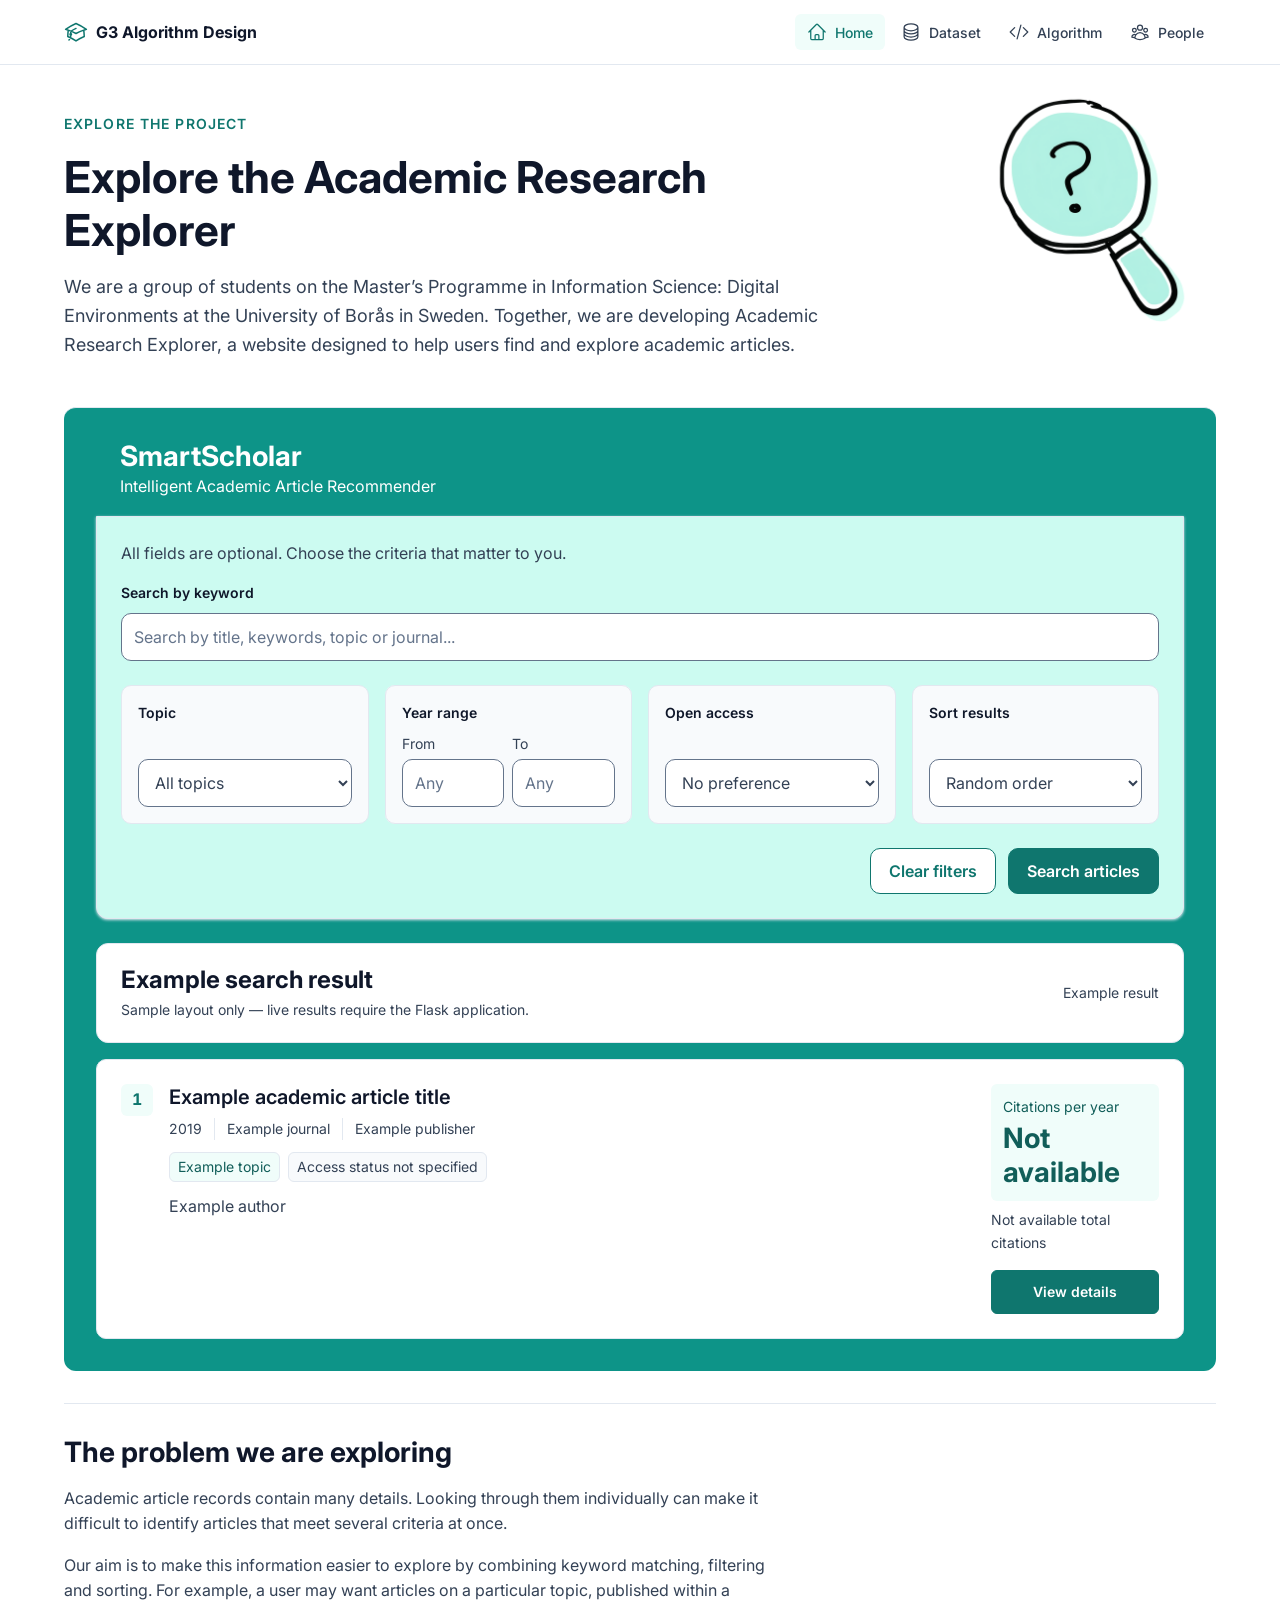
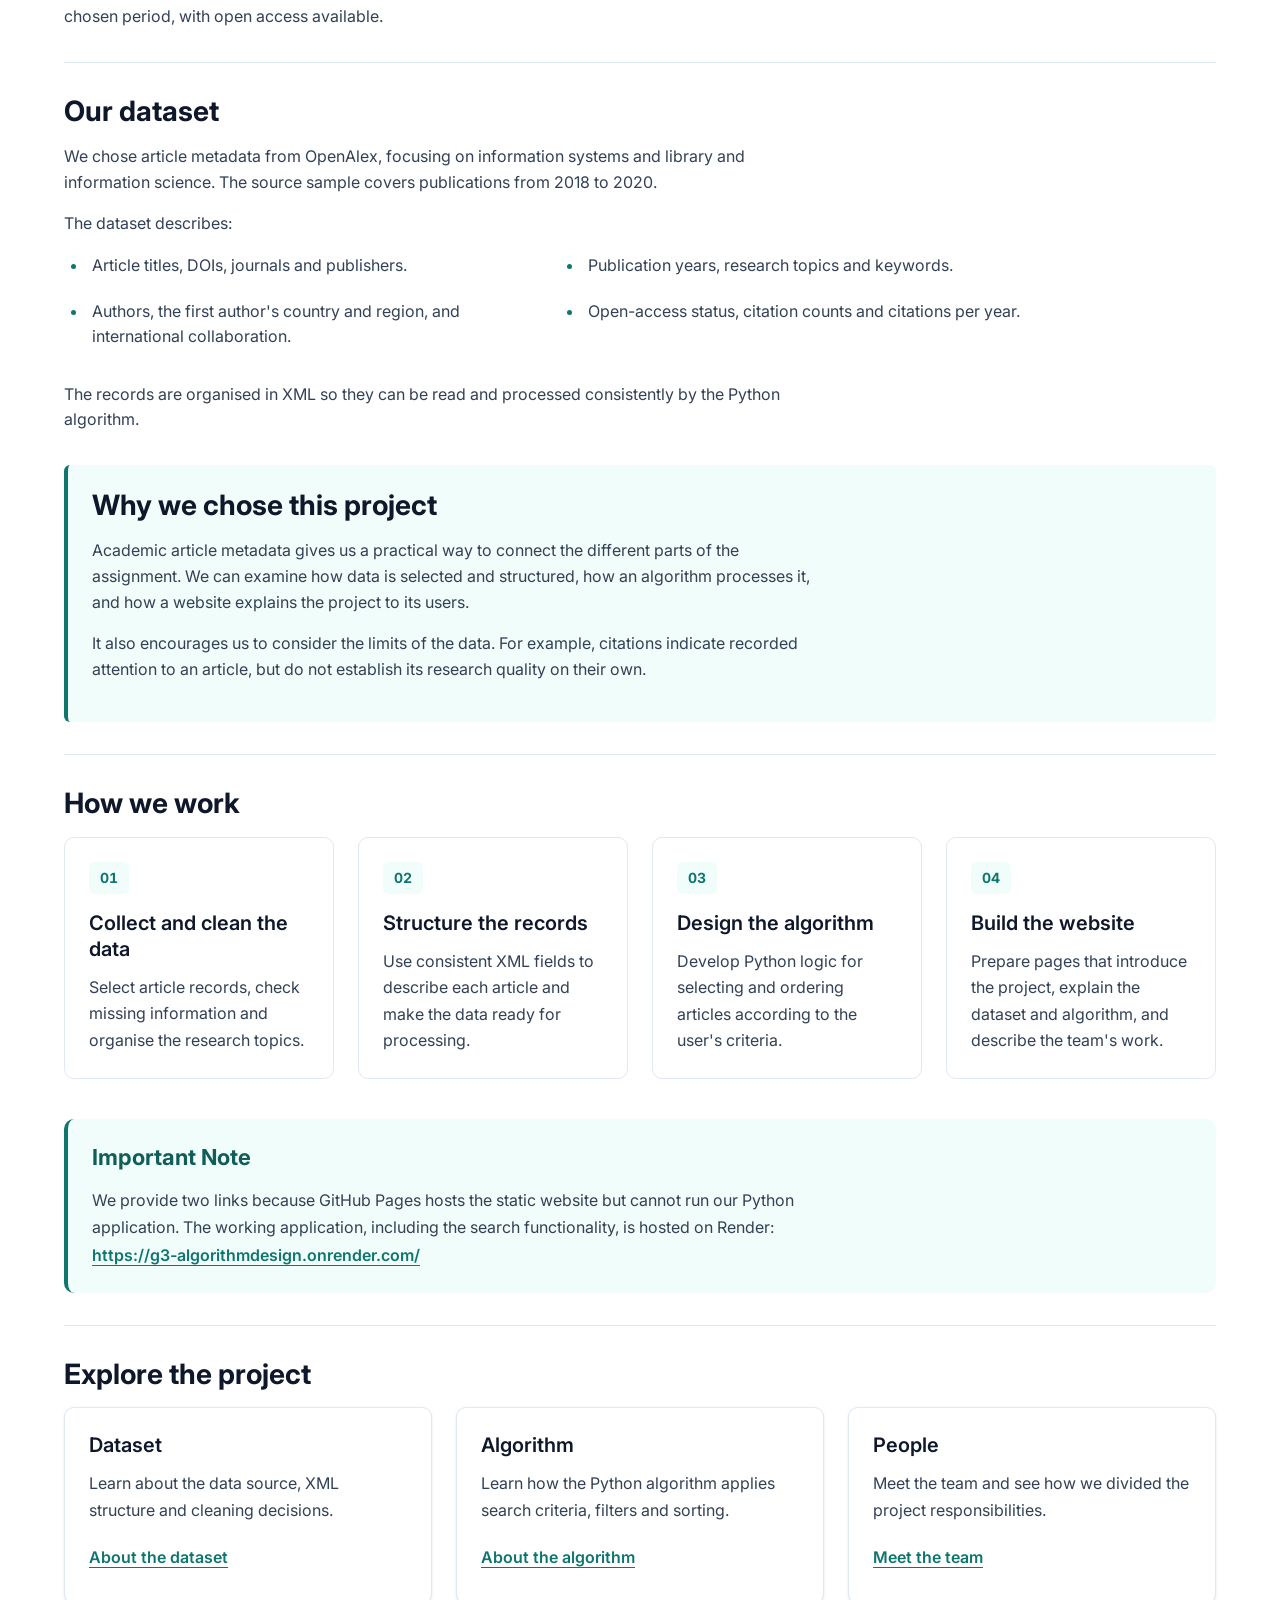
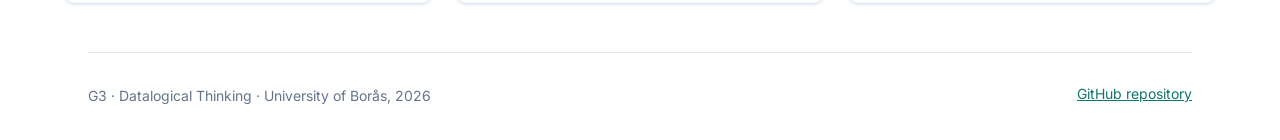
<file: docs/index.html>
<!DOCTYPE html>
<html lang="en">
<head>
    <meta charset="UTF-8">
    <meta name="viewport" content="width=device-width, initial-scale=1.0">

    <title>Academic Research Explorer | G3 Algorithm Design</title>
    <meta name="description" content="Explore academic articles through Group 3's Algorithm Design project.">

    <link rel="stylesheet" href="static/css/style.css">
    <link rel="stylesheet" href="static/css/home.css">
    <link rel="stylesheet" href="static/css/search.css">
</head>

<body class="home-page">


   <!-- Navigation bar -->
<header class="site-header">
    <nav class="nav">

        <a class="nav-brand" href="index.html">
            <img
                class="icon"
                src="static/img/icons/academic-cap.svg"
                alt=""
            >
            G3 Algorithm Design
        </a>

        <ul class="nav-links">

            <li>
                <a href="index.html" aria-current="page">
                    <img
                        class="icon"
                        src="static/img/icons/home.svg"
                        alt=""
                    >
                    Home
                </a>
            </li>

            <li>
                <a href="dataset.html">
                    <img
                        class="icon"
                        src="static/img/icons/circle-stack.svg"
                        alt=""
                    >
                    Dataset
                </a>
            </li>

            <li>
                <a href="algorithm.html">
                    <img
                        class="icon"
                        src="static/img/icons/code-bracket.svg"
                        alt=""
                    >
                    Algorithm
                </a>
            </li>

            <li>
                <a href="people.html">
                    <img
                        class="icon"
                        src="static/img/icons/user-group.svg"
                        alt=""
                    >
                    People
                </a>
            </li>

        </ul>
    </nav>
</header>

    <main class="container">

        <!-- Hero section -->
        <section class="hero">
            <div class="hero-text tight">
                <p class="page-label">Explore the project</p>

                <h1>Explore the Academic Research Explorer</h1>

                <p class="page-intro">
                    We are a group of students on the Master’s Programme
                    in Information Science: Digital Environments at the
                    University of Borås in Sweden. Together, we are
                    developing Academic Research Explorer, a website
                    designed to help users find and explore academic articles.
                </p>
            </div>

            <div class="hero-visual">
                <img
                    class="hero-image"
                    src="static/img/hero-home.png"
                    alt=""
                >
            </div>
        </section>

        <!-- SmartScholar search -->
        <section class="scholar-explorer" aria-labelledby="smartscholar-heading">

            <h2 id="smartscholar-heading">SmartScholar</h2>

            <p>Intelligent Academic Article Recommender</p>

            <form class="scholar-form" action="#" method="get">

                <p>
                    All fields are optional. Choose the criteria
                    that matter to you.
                </p>

                <!-- Keyword search -->
                <div class="scholar-keyword">
                    <label for="keyword">Search by keyword</label>

                    <input
                        type="search"
                        id="keyword"
                        name="keyword"
                        placeholder="Search by title, keywords, topic or journal..."
                    >
                </div>

                <div class="preference-grid">

                    <!-- Topic -->
                    <div class="preference-field">
                        <label for="topic">Topic</label>

                        <select id="topic" name="topic">
                            <option value="">All topics</option>
                            <option value="Information systems">
                                Information systems
                            </option>
                            <option value="Library and information science">
                                Library and information science
                            </option>
                            <option value="Software engineering">
                                Software engineering
                            </option>
                        </select>
                    </div>

                    <!-- Publication years -->
                    <fieldset class="preference-field preference-years">
                        <legend>Year range</legend>

                        <div class="year-fields">
                            <div>
                                <label for="start_year">From</label>

                                <input
                                    type="number"
                                    id="start_year"
                                    name="start_year"
                                    placeholder="Any"
                                >
                            </div>

                            <div>
                                <label for="end_year">To</label>

                                <input
                                    type="number"
                                    id="end_year"
                                    name="end_year"
                                    placeholder="Any"
                                >
                            </div>
                        </div>
                    </fieldset>

                    <!-- Open access -->
                    <div class="preference-field">
                        <label for="open_access">Open access</label>

                        <select id="open_access" name="open_access">
                            <option value="">No preference</option>
                            <option value="true">Open access only</option>
                        </select>
                    </div>

                    <!-- Sorting -->
                    <div class="preference-field">
                        <label for="sort_by">Sort results</label>

                        <select id="sort_by" name="sort_by">
                            <option value="">Random order</option>
                            <option value="citations">
                                Highest citations per year
                            </option>
                        </select>
                    </div>

                </div>

                <div class="scholar-actions">
                    <button type="reset" class="scholar-clear">
                        Clear filters
                    </button>

                    <button type="submit" class="scholar-submit">
                        Search articles
                    </button>
                </div>

            </form>

            <!-- Static example result -->
            <section class="scholar-results" aria-labelledby="results-heading">

                <header class="results-heading">
                    <div>
                        <h2 id="results-heading">Example search result</h2>
                        <p>
                            Sample layout only — live results require
                            the Flask application.
                        </p>
                    </div>

                    <p class="results-order">Example result</p>
                </header>

                <ol class="scholar-articles">
                    <li>
                        <article
                            class="scholar-article"
                            aria-labelledby="article-title-1"
                        >

                            <div class="article-overview">

                                <span
                                    class="article-position"
                                    aria-label="Result 1"
                                >1</span>

                                <div class="article-main">

                                    <h3 id="article-title-1">
                                        Example academic article title
                                    </h3>

                                    <p class="article-meta">
                                        <span>2019</span>
                                        <span>Example journal</span>
                                        <span>Example publisher</span>
                                    </p>

                                    <ul
                                        class="article-tags"
                                        aria-label="Article attributes"
                                    >
                                        <li>Example topic</li>
                                        <li class="tag-neutral">
                                            Access status not specified
                                        </li>
                                    </ul>

                                    <p class="article-author">
                                        Example author
                                    </p>

                                </div>

                                <div class="article-metrics">

                                    <p class="article-rate">
                                        <span>Citations per year</span>
                                        <strong>Not available</strong>
                                    </p>

                                    <p class="article-total">
                                        Not available total citations
                                    </p>

                                </div>
                            </div>

                            <!-- Expandable article information -->
                            <details class="article-details">

                                <summary>
                                    <span class="details-closed">
                                        View details
                                    </span>

                                    <span class="details-open">
                                        Hide details
                                    </span>
                                </summary>

                                <div class="article-details-body">

                                    <dl class="article-facts">

                                        <div>
                                            <dt>Authors</dt>
                                            <dd>Example author</dd>
                                        </div>

                                        <div>
                                            <dt>Keywords</dt>
                                            <dd>Example keyword</dd>
                                        </div>

                                        <div>
                                            <dt>First author country</dt>
                                            <dd>Not specified</dd>
                                        </div>

                                        <div>
                                            <dt>Region</dt>
                                            <dd>Not specified</dd>
                                        </div>

                                        <div>
                                            <dt>Number of authors</dt>
                                            <dd>Not specified</dd>
                                        </div>

                                        <div>
                                            <dt>International collaboration</dt>
                                            <dd>Not specified</dd>
                                        </div>

                                        <div>
                                            <dt>DOI</dt>
                                            <dd>Not specified</dd>
                                        </div>

                                    </dl>

                                    <p>
                                        Replace this sample with an actual
                                        article record when viewing the
                                        Flask version.
                                    </p>

                                </div>
                            </details>

                        </article>
                    </li>
                </ol>

            </section>
        </section>

        <!-- Project information -->
        <section class="section" aria-labelledby="problem-heading">

            <h2 id="problem-heading">The problem we are exploring</h2>

            <p>
                Academic article records contain many details. Looking
                through them individually can make it difficult to identify
                articles that meet several criteria at once.
            </p>

            <p>
                Our aim is to make this information easier to explore by
                combining keyword matching, filtering and sorting. For
                example, a user may want articles on a particular topic,
                published within a chosen period, with open access available.
            </p>

        </section>

        <section class="section" aria-labelledby="dataset-heading">

            <h2 id="dataset-heading">Our dataset</h2>

            <p>
                We chose article metadata from OpenAlex, focusing on
                information systems and library and information science.
                The source sample covers publications from 2018 to 2020.
            </p>

            <p>The dataset describes:</p>

            <ul>
                <li>Article titles, DOIs, journals and publishers.</li>
                <li>Publication years, research topics and keywords.</li>
                <li>
                    Authors, the first author's country and region,
                    and international collaboration.
                </li>
                <li>
                    Open-access status, citation counts and citations per year.
                </li>
            </ul>

            <p>
                The records are organised in XML so they can be read and
                processed consistently by the Python algorithm.
            </p>

        </section>

        <section class="section" aria-labelledby="motivation-heading">

            <h2 id="motivation-heading">Why we chose this project</h2>

            <p>
                Academic article metadata gives us a practical way to
                connect the different parts of the assignment. We can
                examine how data is selected and structured, how an
                algorithm processes it, and how a website explains the
                project to its users.
            </p>

            <p>
                It also encourages us to consider the limits of the data.
                For example, citations indicate recorded attention to an
                article, but do not establish its research quality on their own.
            </p>

        </section>

        <section class="section" aria-labelledby="workflow-heading">

            <h2 id="workflow-heading">How we work</h2>

            <ol class="home-workflow">

                <li>
                    <h3>Collect and clean the data</h3>
                    <p>
                        Select article records, check missing information
                        and organise the research topics.
                    </p>
                </li>

                <li>
                    <h3>Structure the records</h3>
                    <p>
                        Use consistent XML fields to describe each article
                        and make the data ready for processing.
                    </p>
                </li>

                <li>
                    <h3>Design the algorithm</h3>
                    <p>
                        Develop Python logic for selecting and ordering
                        articles according to the user's criteria.
                    </p>
                </li>

                <li>
                    <h3>Build the website</h3>
                    <p>
                        Prepare pages that introduce the project, explain
                        the dataset and algorithm, and describe the team's work.
                    </p>
                </li>

            </ol>
        </section>
        <!-- Hosting information -->
<section class="section" aria-labelledby="hosting-note-heading">
    <h2 id="hosting-note-heading">Important Note</h2>

    <p>
        We provide two links because GitHub Pages hosts the static
        website but cannot run our Python application. The working
        application, including the search functionality, is hosted
        on Render:
        <a href="https://g3-algorithmdesign.onrender.com/"
           style="overflow-wrap: anywhere;">
            https://g3-algorithmdesign.onrender.com/
        </a>
    </p>
</section>

        <section class="section" aria-labelledby="explore-heading">

            <h2 id="explore-heading">Explore the project</h2>

            <div class="cards">

                <article class="card">
                    <h3>Dataset</h3>
                    <p>
                        Learn about the data source, XML structure
                        and cleaning decisions.
                    </p>
                    <a href="dataset.html">About the dataset</a>
                </article>

                <article class="card">
                    <h3>Algorithm</h3>
                    <p>
                        Learn how the Python algorithm applies search
                        criteria, filters and sorting.
                    </p>
                    <a href="algorithm.html">About the algorithm</a>
                </article>

                <article class="card">
                    <h3>People</h3>
                    <p>
                        Meet the team and see how we divided
                        the project responsibilities.
                    </p>
                    <a href="people.html">Meet the team</a>
                </article>

            </div>
        </section>

    </main>

    <footer class="site-footer">
        <p>G3 · Datalogical Thinking · University of Borås, 2026</p>

        <a href="https://github.com/Ammara9/G3_AlgorithmDesign">
            GitHub repository
        </a>
    </footer>

</body>
</html>
</file>
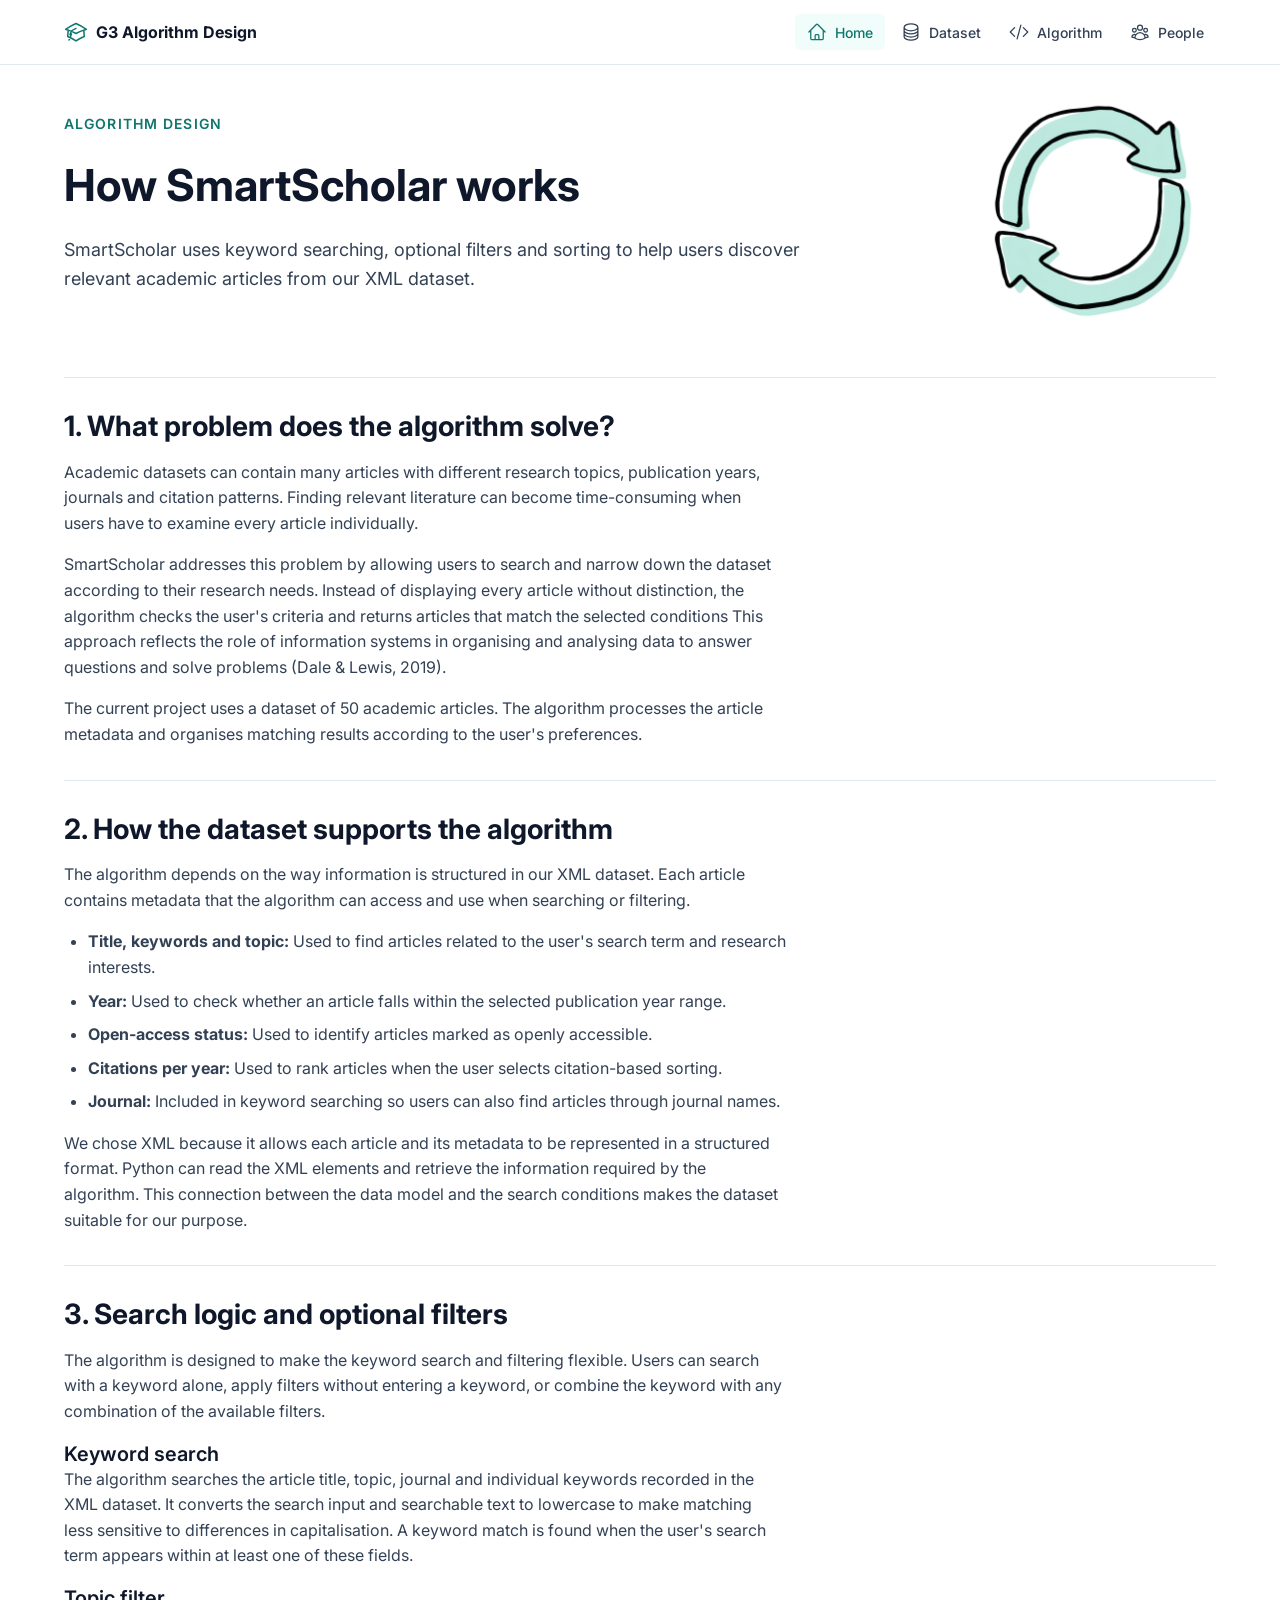
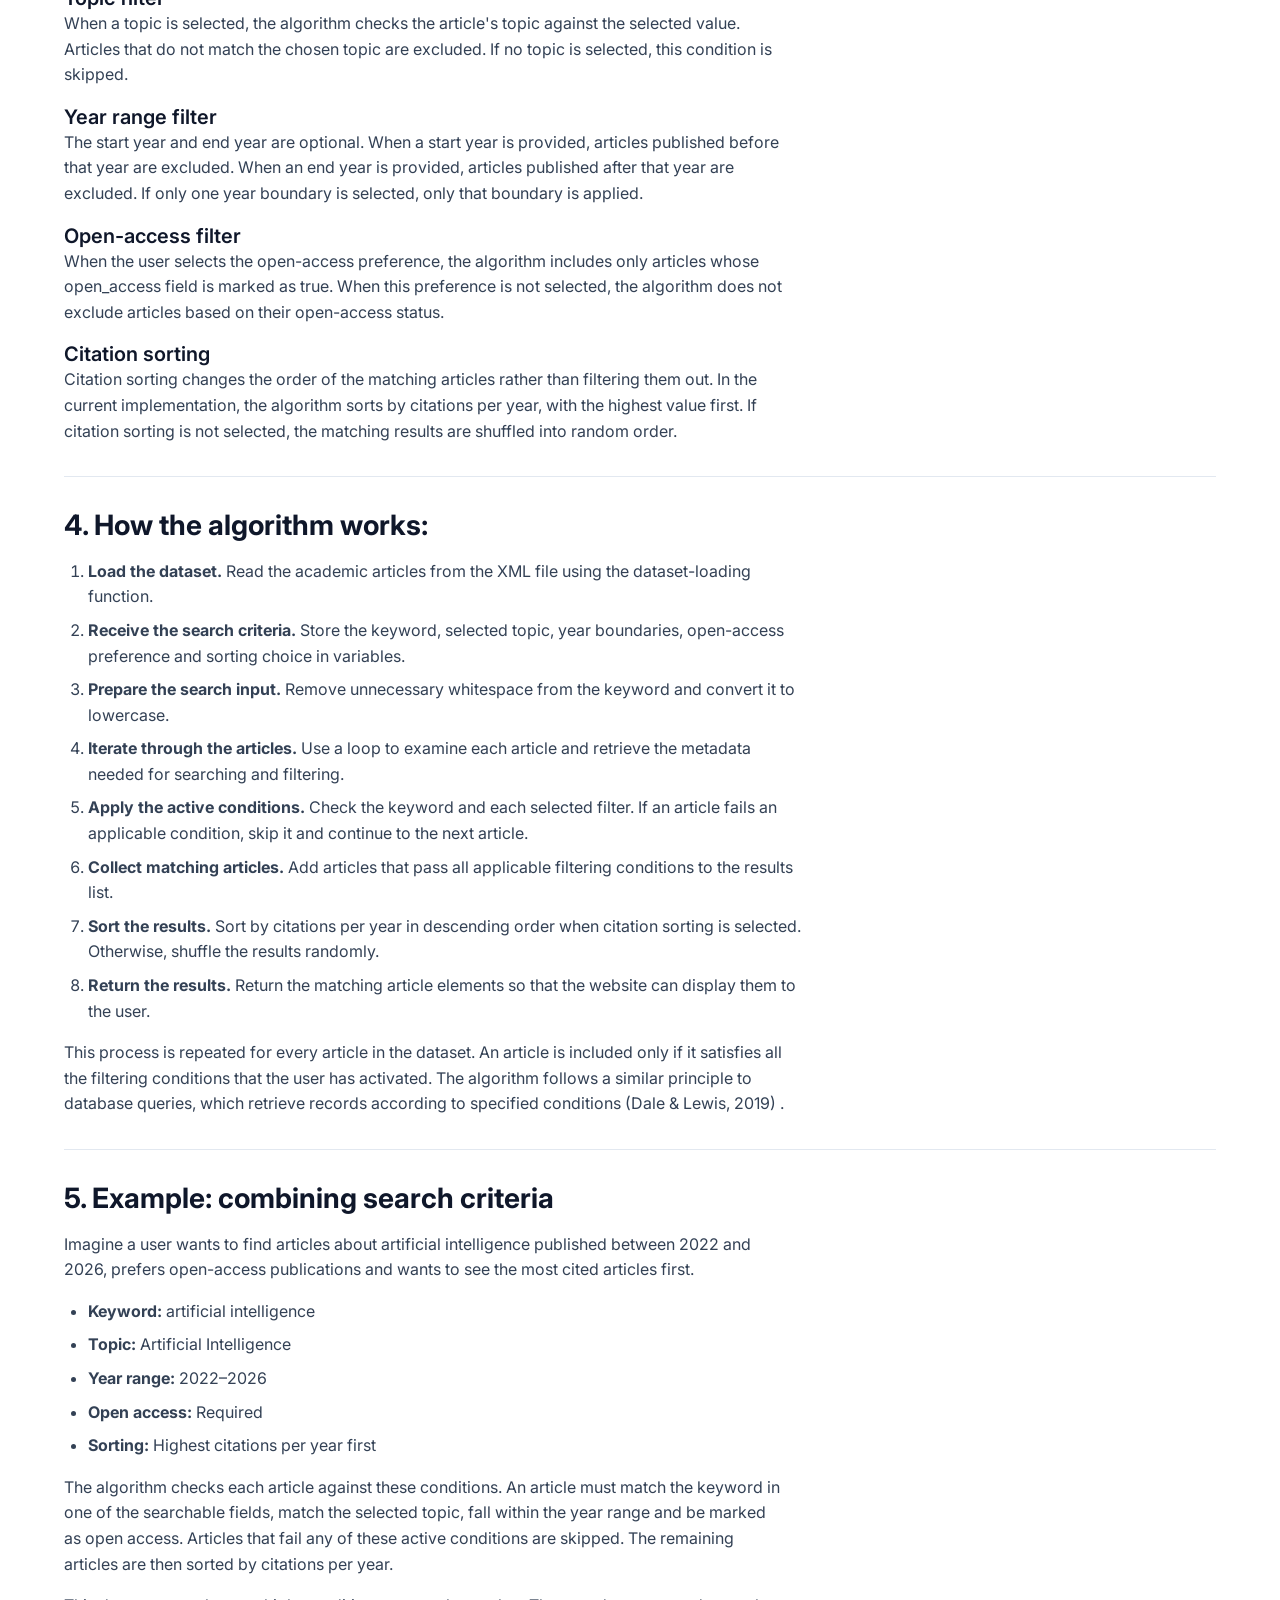
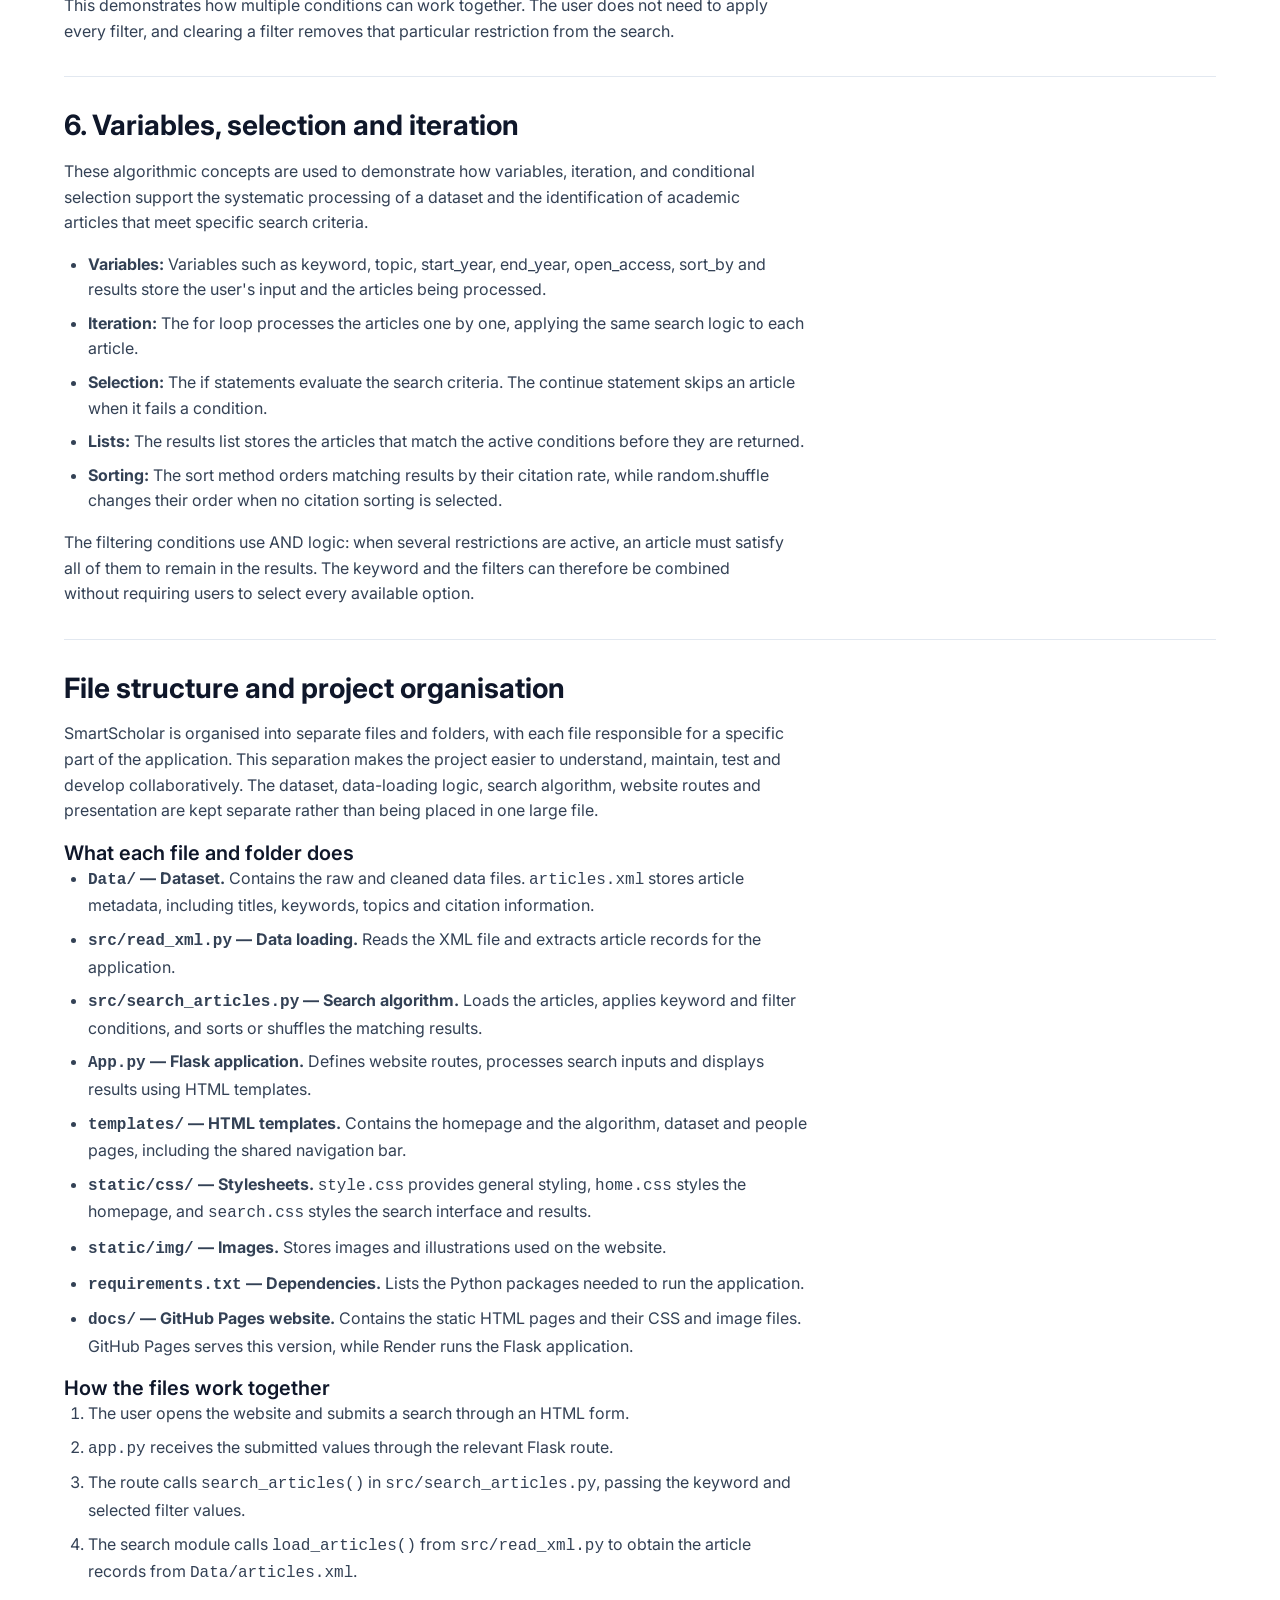
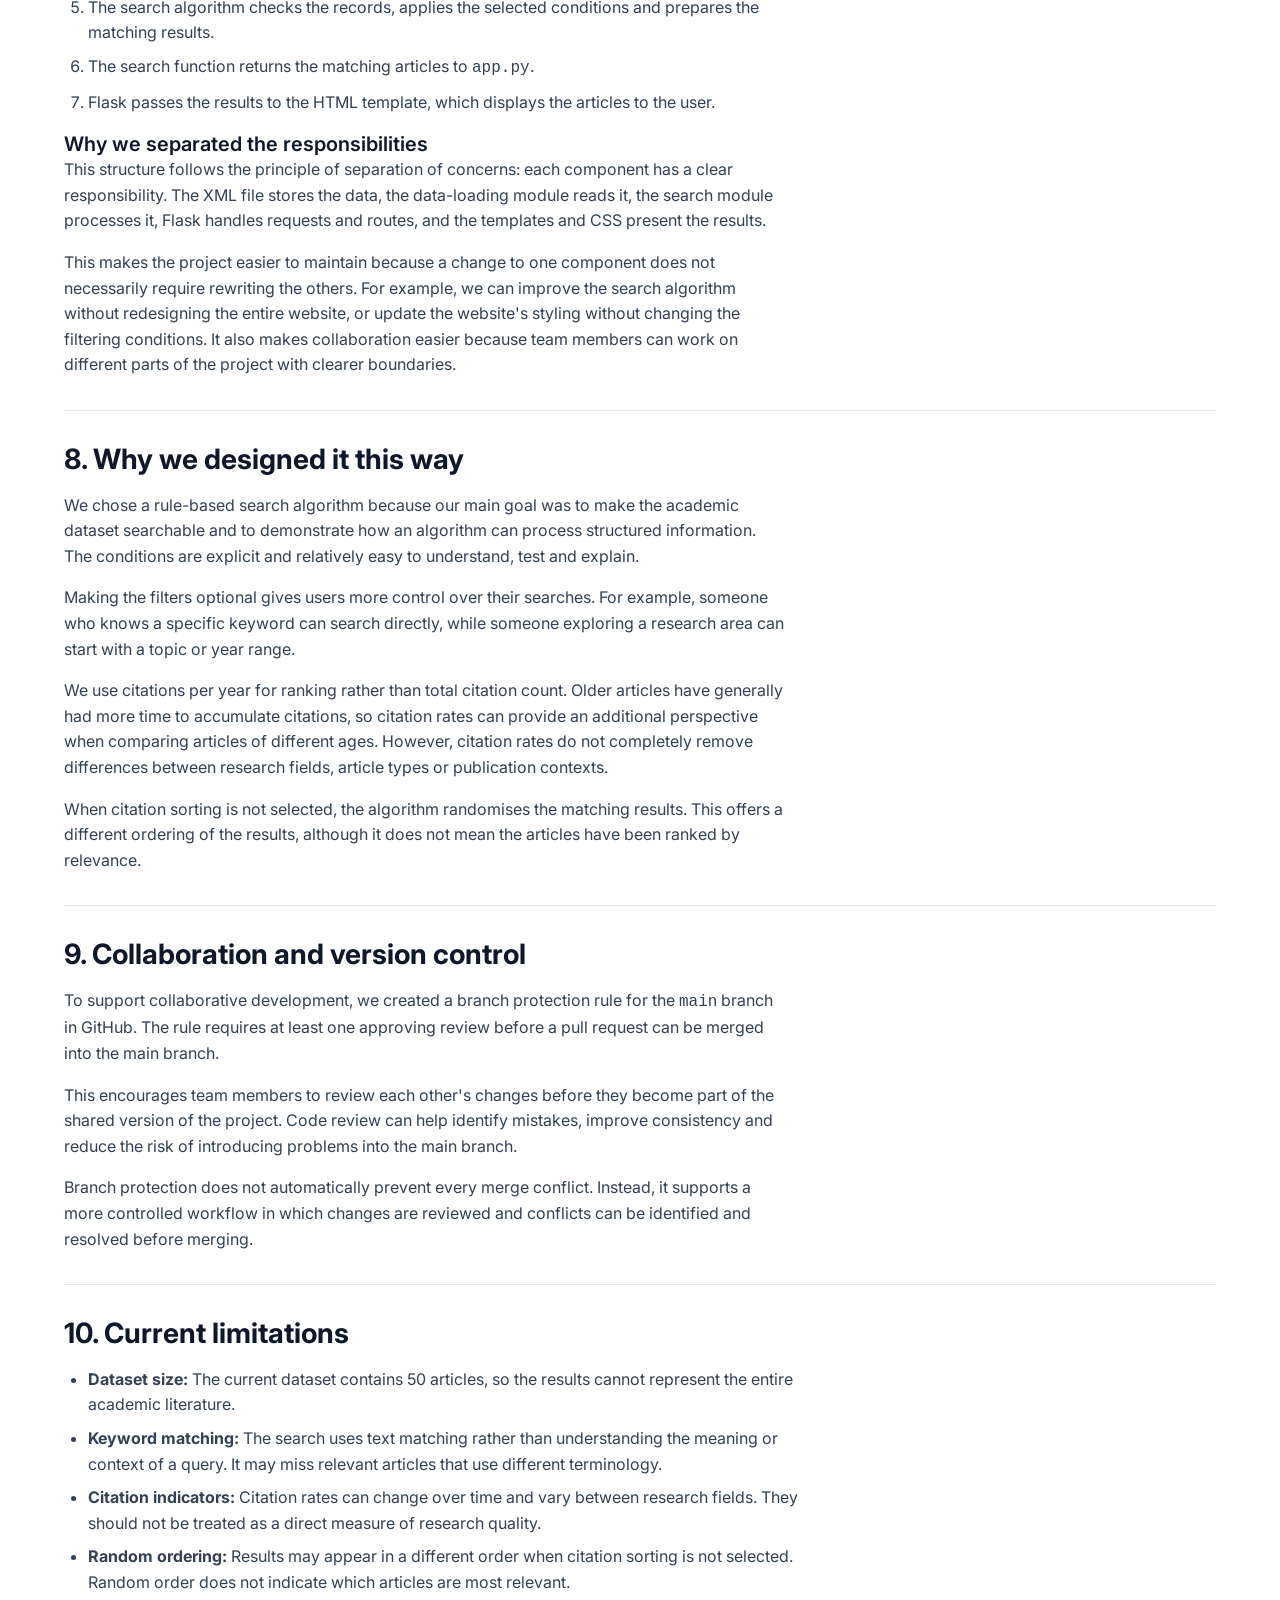
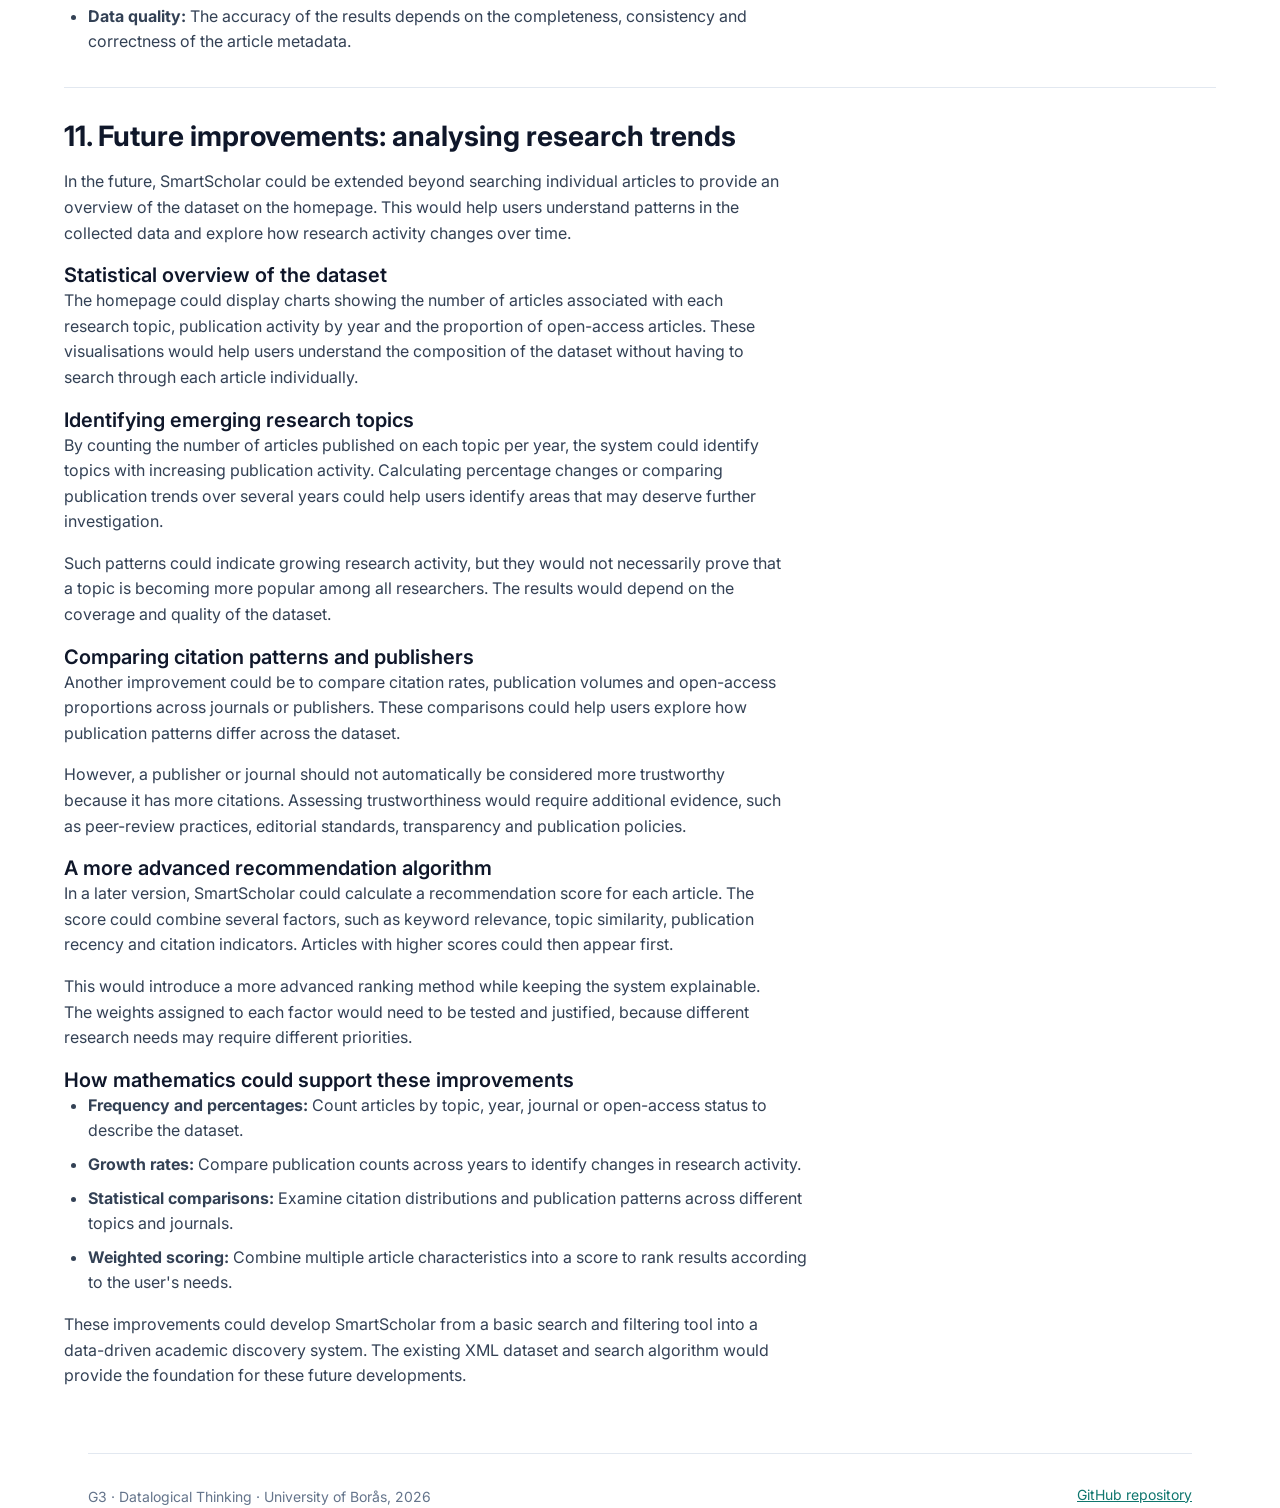
<file: docs/algorithm.html>
<!doctype html>
<html lang="en">
  <head>
    <meta charset="UTF-8" />
    <meta name="viewport" content="width=device-width, initial-scale=1.0" />
    <title>Algorithm - SmartScholar</title>
    <link rel="stylesheet" href="static/css/style.css" />
  </head>
  <body>
    <!-- Navigation bar -->
    <header class="site-header">
      <nav class="nav">
        <a class="nav-brand" href="index.html">
          <img class="icon" src="static/img/icons/academic-cap.svg" alt="" />
          G3 Algorithm Design
        </a>

        <ul class="nav-links">
          <li>
            <a href="index.html" aria-current="page">
              <img class="icon" src="static/img/icons/home.svg" alt="" />
              Home
            </a>
          </li>

          <li>
            <a href="dataset.html">
              <img
                class="icon"
                src="static/img/icons/circle-stack.svg"
                alt=""
              />
              Dataset
            </a>
          </li>

          <li>
            <a href="algorithm.html">
              <img
                class="icon"
                src="static/img/icons/code-bracket.svg"
                alt=""
              />
              Algorithm
            </a>
          </li>

          <li>
            <a href="people.html">
              <img class="icon" src="static/img/icons/user-group.svg" alt="" />
              People
            </a>
          </li>
        </ul>
      </nav>
    </header>

    <main class="container">
      <!-- Hero -->
      <section class="hero">
        <div class="hero-text">
          <p class="page-label">Algorithm Design</p>
          <h1>How SmartScholar works</h1>
          <p class="page-intro">
            SmartScholar uses keyword searching, optional filters and sorting to
            help users discover relevant academic articles from our XML dataset.
          </p>
        </div>
        <div class="hero-visual">
          <img class="hero-image" src="static/img/hero-algorithm.png" alt="" />
        </div>
      </section>

      <!-- Problem and purpose -->
      <section class="section">
        <h2>1. What problem does the algorithm solve?</h2>

        <p>
          Academic datasets can contain many articles with different research
          topics, publication years, journals and citation patterns. Finding
          relevant literature can become time-consuming when users have to
          examine every article individually.
        </p>

        <p>
          SmartScholar addresses this problem by allowing users to search and
          narrow down the dataset according to their research needs. Instead of
          displaying every article without distinction, the algorithm checks the
          user's criteria and returns articles that match the selected
          conditions This approach reflects the role of information systems in
          organising and analysing data to answer questions and solve problems
          (Dale & Lewis, 2019).
        </p>

        <p>
          The current project uses a dataset of 50 academic articles. The
          algorithm processes the article metadata and organises matching
          results according to the user's preferences.
        </p>
      </section>

      <!-- Dataset connection -->
      <section class="section">
        <h2>2. How the dataset supports the algorithm</h2>

        <p>
          The algorithm depends on the way information is structured in our XML
          dataset. Each article contains metadata that the algorithm can access
          and use when searching or filtering.
        </p>

        <ul>
          <li>
            <strong>Title, keywords and topic:</strong> Used to find articles
            related to the user's search term and research interests.
          </li>
          <li>
            <strong>Year:</strong> Used to check whether an article falls within
            the selected publication year range.
          </li>
          <li>
            <strong>Open-access status:</strong> Used to identify articles
            marked as openly accessible.
          </li>
          <li>
            <strong>Citations per year:</strong> Used to rank articles when the
            user selects citation-based sorting.
          </li>
          <li>
            <strong>Journal:</strong> Included in keyword searching so users can
            also find articles through journal names.
          </li>
        </ul>

        <p>
          We chose XML because it allows each article and its metadata to be
          represented in a structured format. Python can read the XML elements
          and retrieve the information required by the algorithm. This
          connection between the data model and the search conditions makes the
          dataset suitable for our purpose.
        </p>
      </section>

      <!-- Search and filters -->
      <section class="section">
        <h2>3. Search logic and optional filters</h2>

        <p>
          The algorithm is designed to make the keyword search and filtering
          flexible. Users can search with a keyword alone, apply filters without
          entering a keyword, or combine the keyword with any combination of the
          available filters.
        </p>

        <h3>Keyword search</h3>
        <p>
          The algorithm searches the article title, topic, journal and
          individual keywords recorded in the XML dataset. It converts the
          search input and searchable text to lowercase to make matching less
          sensitive to differences in capitalisation. A keyword match is found
          when the user's search term appears within at least one of these
          fields.
        </p>

        <h3>Topic filter</h3>
        <p>
          When a topic is selected, the algorithm checks the article's topic
          against the selected value. Articles that do not match the chosen
          topic are excluded. If no topic is selected, this condition is
          skipped.
        </p>

        <h3>Year range filter</h3>
        <p>
          The start year and end year are optional. When a start year is
          provided, articles published before that year are excluded. When an
          end year is provided, articles published after that year are excluded.
          If only one year boundary is selected, only that boundary is applied.
        </p>

        <h3>Open-access filter</h3>
        <p>
          When the user selects the open-access preference, the algorithm
          includes only articles whose open_access field is marked as true. When
          this preference is not selected, the algorithm does not exclude
          articles based on their open-access status.
        </p>

        <h3>Citation sorting</h3>
        <p>
          Citation sorting changes the order of the matching articles rather
          than filtering them out. In the current implementation, the algorithm
          sorts by citations per year, with the highest value first. If citation
          sorting is not selected, the matching results are shuffled into random
          order.
        </p>
      </section>

      <!-- Step by step workflow -->
      <section class="section">
        <h2>4. How the algorithm works:</h2>

        <ol>
          <li>
            <strong>Load the dataset.</strong>
            Read the academic articles from the XML file using the
            dataset-loading function.
          </li>
          <li>
            <strong>Receive the search criteria.</strong>
            Store the keyword, selected topic, year boundaries, open-access
            preference and sorting choice in variables.
          </li>
          <li>
            <strong>Prepare the search input.</strong>
            Remove unnecessary whitespace from the keyword and convert it to
            lowercase.
          </li>
          <li>
            <strong>Iterate through the articles.</strong>
            Use a loop to examine each article and retrieve the metadata needed
            for searching and filtering.
          </li>
          <li>
            <strong>Apply the active conditions.</strong>
            Check the keyword and each selected filter. If an article fails an
            applicable condition, skip it and continue to the next article.
          </li>
          <li>
            <strong>Collect matching articles.</strong>
            Add articles that pass all applicable filtering conditions to the
            results list.
          </li>
          <li>
            <strong>Sort the results.</strong>
            Sort by citations per year in descending order when citation sorting
            is selected. Otherwise, shuffle the results randomly.
          </li>
          <li>
            <strong>Return the results.</strong>
            Return the matching article elements so that the website can display
            them to the user.
          </li>
        </ol>

        <p>
          This process is repeated for every article in the dataset. An article
          is included only if it satisfies all the filtering conditions that the
          user has activated. The algorithm follows a similar principle to
          database queries, which retrieve records according to specified
          conditions (Dale & Lewis, 2019) .
        </p>
      </section>

      <!-- Example -->
      <section class="section">
        <h2>5. Example: combining search criteria</h2>

        <p>
          Imagine a user wants to find articles about artificial intelligence
          published between 2022 and 2026, prefers open-access publications and
          wants to see the most cited articles first.
        </p>

        <ul>
          <li><strong>Keyword:</strong> artificial intelligence</li>
          <li><strong>Topic:</strong> Artificial Intelligence</li>
          <li><strong>Year range:</strong> 2022–2026</li>
          <li><strong>Open access:</strong> Required</li>
          <li><strong>Sorting:</strong> Highest citations per year first</li>
        </ul>

        <p>
          The algorithm checks each article against these conditions. An article
          must match the keyword in one of the searchable fields, match the
          selected topic, fall within the year range and be marked as open
          access. Articles that fail any of these active conditions are skipped.
          The remaining articles are then sorted by citations per year.
        </p>

        <p>
          This demonstrates how multiple conditions can work together. The user
          does not need to apply every filter, and clearing a filter removes
          that particular restriction from the search.
        </p>
      </section>

      <!-- Core concepts -->
      <section class="section">
        <h2>6. Variables, selection and iteration</h2>

        <p>
          These algorithmic concepts are used to demonstrate how variables,
          iteration, and conditional selection support the systematic processing
          of a dataset and the identification of academic articles that meet
          specific search criteria.
        </p>

        <ul>
          <li>
            <strong>Variables:</strong>
            Variables such as keyword, topic, start_year, end_year, open_access,
            sort_by and results store the user's input and the articles being
            processed.
          </li>
          <li>
            <strong>Iteration:</strong>
            The for loop processes the articles one by one, applying the same
            search logic to each article.
          </li>
          <li>
            <strong>Selection:</strong>
            The if statements evaluate the search criteria. The continue
            statement skips an article when it fails a condition.
          </li>
          <li>
            <strong>Lists:</strong>
            The results list stores the articles that match the active
            conditions before they are returned.
          </li>
          <li>
            <strong>Sorting:</strong>
            The sort method orders matching results by their citation rate,
            while random.shuffle changes their order when no citation sorting is
            selected.
          </li>
        </ul>

        <p>
          The filtering conditions use AND logic: when several restrictions are
          active, an article must satisfy all of them to remain in the results.
          The keyword and the filters can therefore be combined without
          requiring users to select every available option.
        </p>
      </section>

      <!-- Project file structure -->
      <section class="section">
        <h2>File structure and project organisation</h2>

        <p>
          SmartScholar is organised into separate files and folders, with each
          file responsible for a specific part of the application. This
          separation makes the project easier to understand, maintain, test and
          develop collaboratively. The dataset, data-loading logic, search
          algorithm, website routes and presentation are kept separate rather
          than being placed in one large file.
        </p>

        <h3>What each file and folder does</h3>

        <ul>
          <li>
            <strong><code>Data/</code> — Dataset.</strong>
            Contains the raw and cleaned data files.
            <code>articles.xml</code> stores article metadata, including titles,
            keywords, topics and citation information.
          </li>

          <li>
            <strong><code>src/read_xml.py</code> — Data loading.</strong>
            Reads the XML file and extracts article records for the application.
          </li>

          <li>
            <strong
              ><code>src/search_articles.py</code> — Search algorithm.</strong
            >
            Loads the articles, applies keyword and filter conditions, and sorts
            or shuffles the matching results.
          </li>

          <li>
            <strong><code>App.py</code> — Flask application.</strong>
            Defines website routes, processes search inputs and displays results
            using HTML templates.
          </li>

          <li>
            <strong><code>templates/</code> — HTML templates.</strong>
            Contains the homepage and the algorithm, dataset and people pages,
            including the shared navigation bar.
          </li>

          <li>
            <strong><code>static/css/</code> — Stylesheets.</strong>
            <code>style.css</code> provides general styling,
            <code>home.css</code> styles the homepage, and
            <code>search.css</code> styles the search interface and results.
          </li>

          <li>
            <strong><code>static/img/</code> — Images.</strong>
            Stores images and illustrations used on the website.
          </li>

          <li>
            <strong><code>requirements.txt</code> — Dependencies.</strong>
            Lists the Python packages needed to run the application.
          </li>

          <li>
            <strong><code>docs/</code> — GitHub Pages website.</strong>
            Contains the static HTML pages and their CSS and image files. GitHub
            Pages serves this version, while Render runs the Flask application.
          </li>
        </ul>

        <h3>How the files work together</h3>

        <ol>
          <li>
            The user opens the website and submits a search through an HTML
            form.
          </li>
          <li>
            <code>app.py</code> receives the submitted values through the
            relevant Flask route.
          </li>
          <li>
            The route calls <code>search_articles()</code> in
            <code>src/search_articles.py</code>, passing the keyword and
            selected filter values.
          </li>
          <li>
            The search module calls <code>load_articles()</code> from
            <code>src/read_xml.py</code> to obtain the article records from
            <code>Data/articles.xml</code>.
          </li>
          <li>
            The search algorithm checks the records, applies the selected
            conditions and prepares the matching results.
          </li>
          <li>
            The search function returns the matching articles to
            <code>app.py</code>.
          </li>
          <li>
            Flask passes the results to the HTML template, which displays the
            articles to the user.
          </li>
        </ol>

        <h3>Why we separated the responsibilities</h3>

        <p>
          This structure follows the principle of separation of concerns: each
          component has a clear responsibility. The XML file stores the data,
          the data-loading module reads it, the search module processes it,
          Flask handles requests and routes, and the templates and CSS present
          the results.
        </p>

        <p>
          This makes the project easier to maintain because a change to one
          component does not necessarily require rewriting the others. For
          example, we can improve the search algorithm without redesigning the
          entire website, or update the website's styling without changing the
          filtering conditions. It also makes collaboration easier because team
          members can work on different parts of the project with clearer
          boundaries.
        </p>
      </section>

      <!-- Design motivation -->
      <section class="section">
        <h2>8. Why we designed it this way</h2>

        <p>
          We chose a rule-based search algorithm because our main goal was to
          make the academic dataset searchable and to demonstrate how an
          algorithm can process structured information. The conditions are
          explicit and relatively easy to understand, test and explain.
        </p>

        <p>
          Making the filters optional gives users more control over their
          searches. For example, someone who knows a specific keyword can search
          directly, while someone exploring a research area can start with a
          topic or year range.
        </p>

        <p>
          We use citations per year for ranking rather than total citation
          count. Older articles have generally had more time to accumulate
          citations, so citation rates can provide an additional perspective
          when comparing articles of different ages. However, citation rates do
          not completely remove differences between research fields, article
          types or publication contexts.
        </p>

        <p>
          When citation sorting is not selected, the algorithm randomises the
          matching results. This offers a different ordering of the results,
          although it does not mean the articles have been ranked by relevance.
        </p>
      </section>

      <!-- GitHub collaboration -->
      <section class="section">
        <h2>9. Collaboration and version control</h2>

        <p>
          To support collaborative development, we created a branch protection
          rule for the <code>main</code> branch in GitHub. The rule requires at
          least one approving review before a pull request can be merged into
          the main branch.
        </p>

        <p>
          This encourages team members to review each other's changes before
          they become part of the shared version of the project. Code review can
          help identify mistakes, improve consistency and reduce the risk of
          introducing problems into the main branch.
        </p>

        <p>
          Branch protection does not automatically prevent every merge conflict.
          Instead, it supports a more controlled workflow in which changes are
          reviewed and conflicts can be identified and resolved before merging.
        </p>
      </section>

      <!-- Limitations -->
      <section class="section">
        <h2>10. Current limitations</h2>

        <ul>
          <li>
            <strong>Dataset size:</strong>
            The current dataset contains 50 articles, so the results cannot
            represent the entire academic literature.
          </li>
          <li>
            <strong>Keyword matching:</strong>
            The search uses text matching rather than understanding the meaning
            or context of a query. It may miss relevant articles that use
            different terminology.
          </li>
          <li>
            <strong>Citation indicators:</strong>
            Citation rates can change over time and vary between research
            fields. They should not be treated as a direct measure of research
            quality.
          </li>
          <li>
            <strong>Random ordering:</strong>
            Results may appear in a different order when citation sorting is not
            selected. Random order does not indicate which articles are most
            relevant.
          </li>
          <li>
            <strong>Data quality:</strong>
            The accuracy of the results depends on the completeness, consistency
            and correctness of the article metadata.
          </li>
        </ul>
      </section>

      <!-- Future improvements -->
      <section class="section">
        <h2>11. Future improvements: analysing research trends</h2>

        <p>
          In the future, SmartScholar could be extended beyond searching
          individual articles to provide an overview of the dataset on the
          homepage. This would help users understand patterns in the collected
          data and explore how research activity changes over time.
        </p>

        <h3>Statistical overview of the dataset</h3>

        <p>
          The homepage could display charts showing the number of articles
          associated with each research topic, publication activity by year and
          the proportion of open-access articles. These visualisations would
          help users understand the composition of the dataset without having to
          search through each article individually.
        </p>

        <h3>Identifying emerging research topics</h3>

        <p>
          By counting the number of articles published on each topic per year,
          the system could identify topics with increasing publication activity.
          Calculating percentage changes or comparing publication trends over
          several years could help users identify areas that may deserve further
          investigation.
        </p>

        <p>
          Such patterns could indicate growing research activity, but they would
          not necessarily prove that a topic is becoming more popular among all
          researchers. The results would depend on the coverage and quality of
          the dataset.
        </p>

        <h3>Comparing citation patterns and publishers</h3>

        <p>
          Another improvement could be to compare citation rates, publication
          volumes and open-access proportions across journals or publishers.
          These comparisons could help users explore how publication patterns
          differ across the dataset.
        </p>

        <p>
          However, a publisher or journal should not automatically be considered
          more trustworthy because it has more citations. Assessing
          trustworthiness would require additional evidence, such as peer-review
          practices, editorial standards, transparency and publication policies.
        </p>

        <h3>A more advanced recommendation algorithm</h3>

        <p>
          In a later version, SmartScholar could calculate a recommendation
          score for each article. The score could combine several factors, such
          as keyword relevance, topic similarity, publication recency and
          citation indicators. Articles with higher scores could then appear
          first.
        </p>

        <p>
          This would introduce a more advanced ranking method while keeping the
          system explainable. The weights assigned to each factor would need to
          be tested and justified, because different research needs may require
          different priorities.
        </p>

        <h3>How mathematics could support these improvements</h3>

        <ul>
          <li>
            <strong>Frequency and percentages:</strong>
            Count articles by topic, year, journal or open-access status to
            describe the dataset.
          </li>
          <li>
            <strong>Growth rates:</strong>
            Compare publication counts across years to identify changes in
            research activity.
          </li>
          <li>
            <strong>Statistical comparisons:</strong>
            Examine citation distributions and publication patterns across
            different topics and journals.
          </li>
          <li>
            <strong>Weighted scoring:</strong>
            Combine multiple article characteristics into a score to rank
            results according to the user's needs.
          </li>
        </ul>

        <p>
          These improvements could develop SmartScholar from a basic search and
          filtering tool into a data-driven academic discovery system. The
          existing XML dataset and search algorithm would provide the foundation
          for these future developments.
        </p>
      </section>
    </main>

    <footer class="site-footer">
      <p>G3 · Datalogical Thinking · University of Borås, 2026</p>
      <a href="https://github.com/Ammara9/G3_AlgorithmDesign">
        GitHub repository
      </a>
    </footer>
  </body>
</html>
</file>
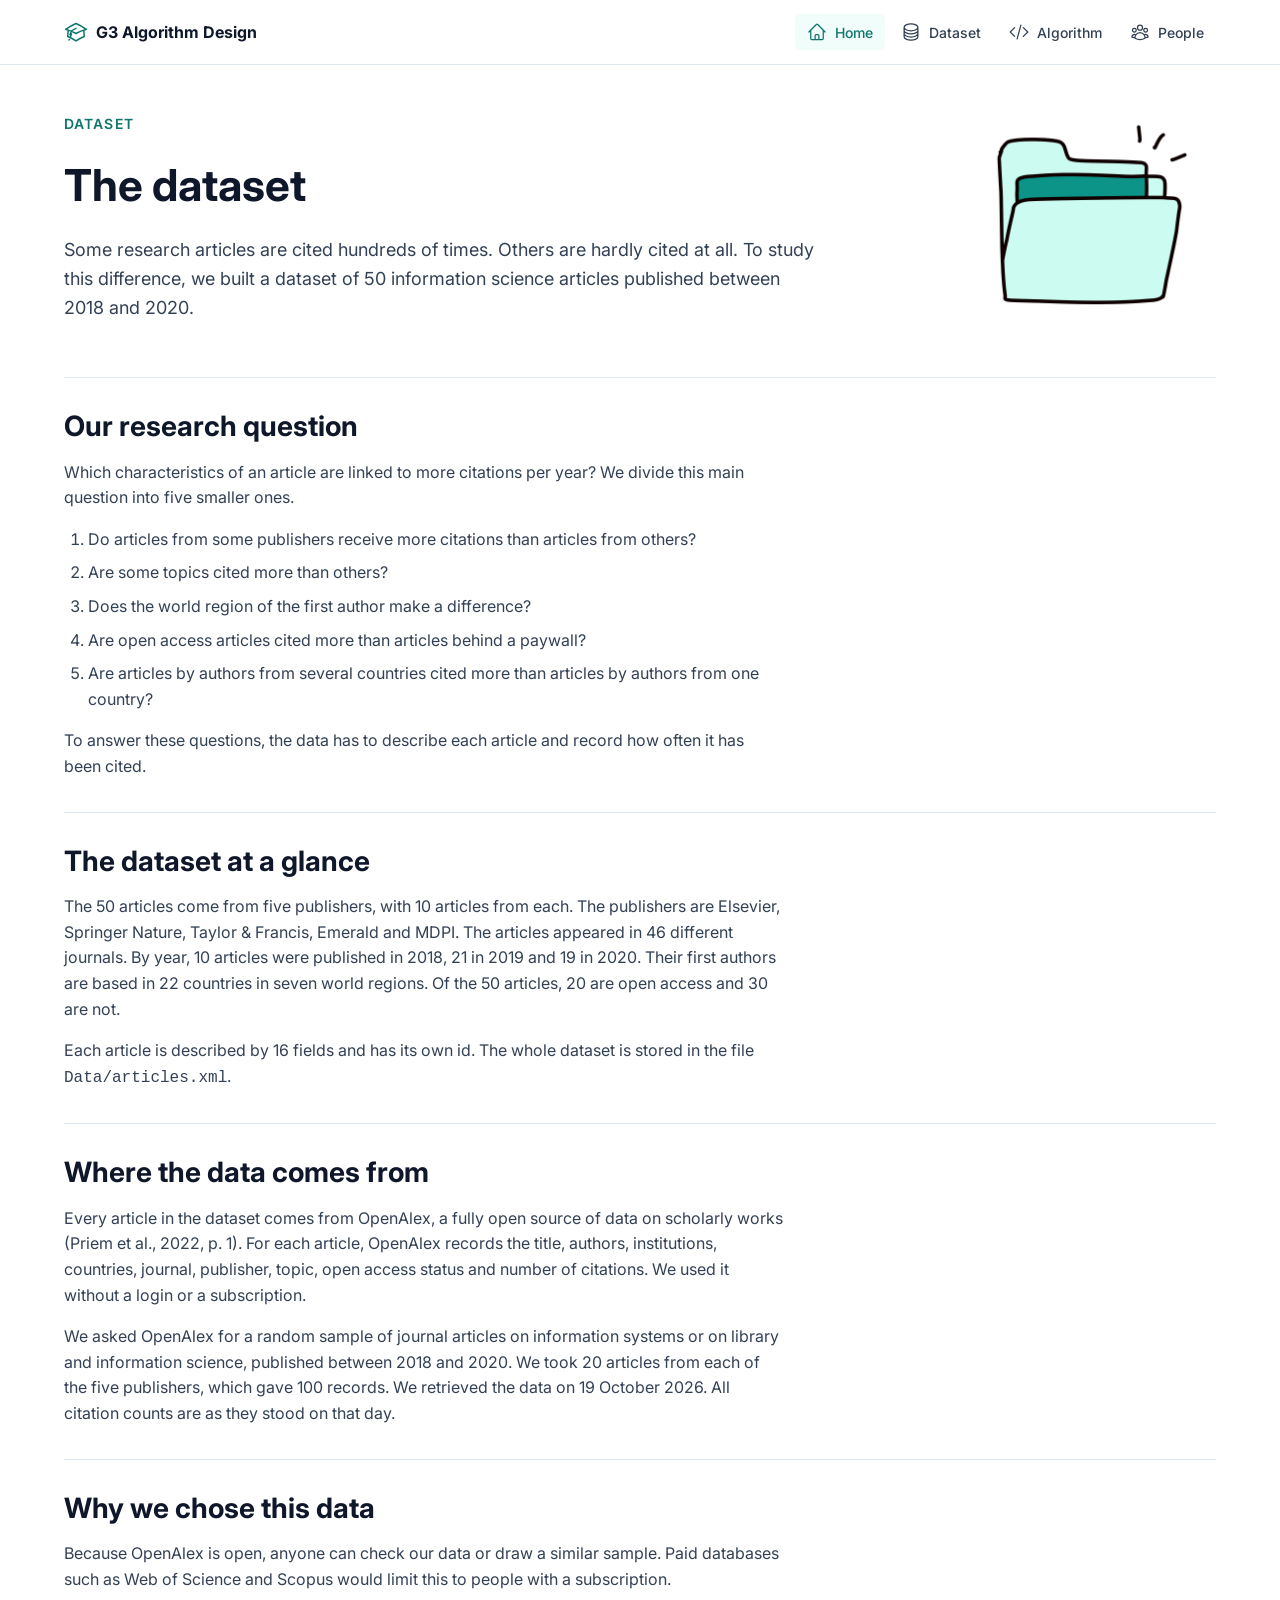
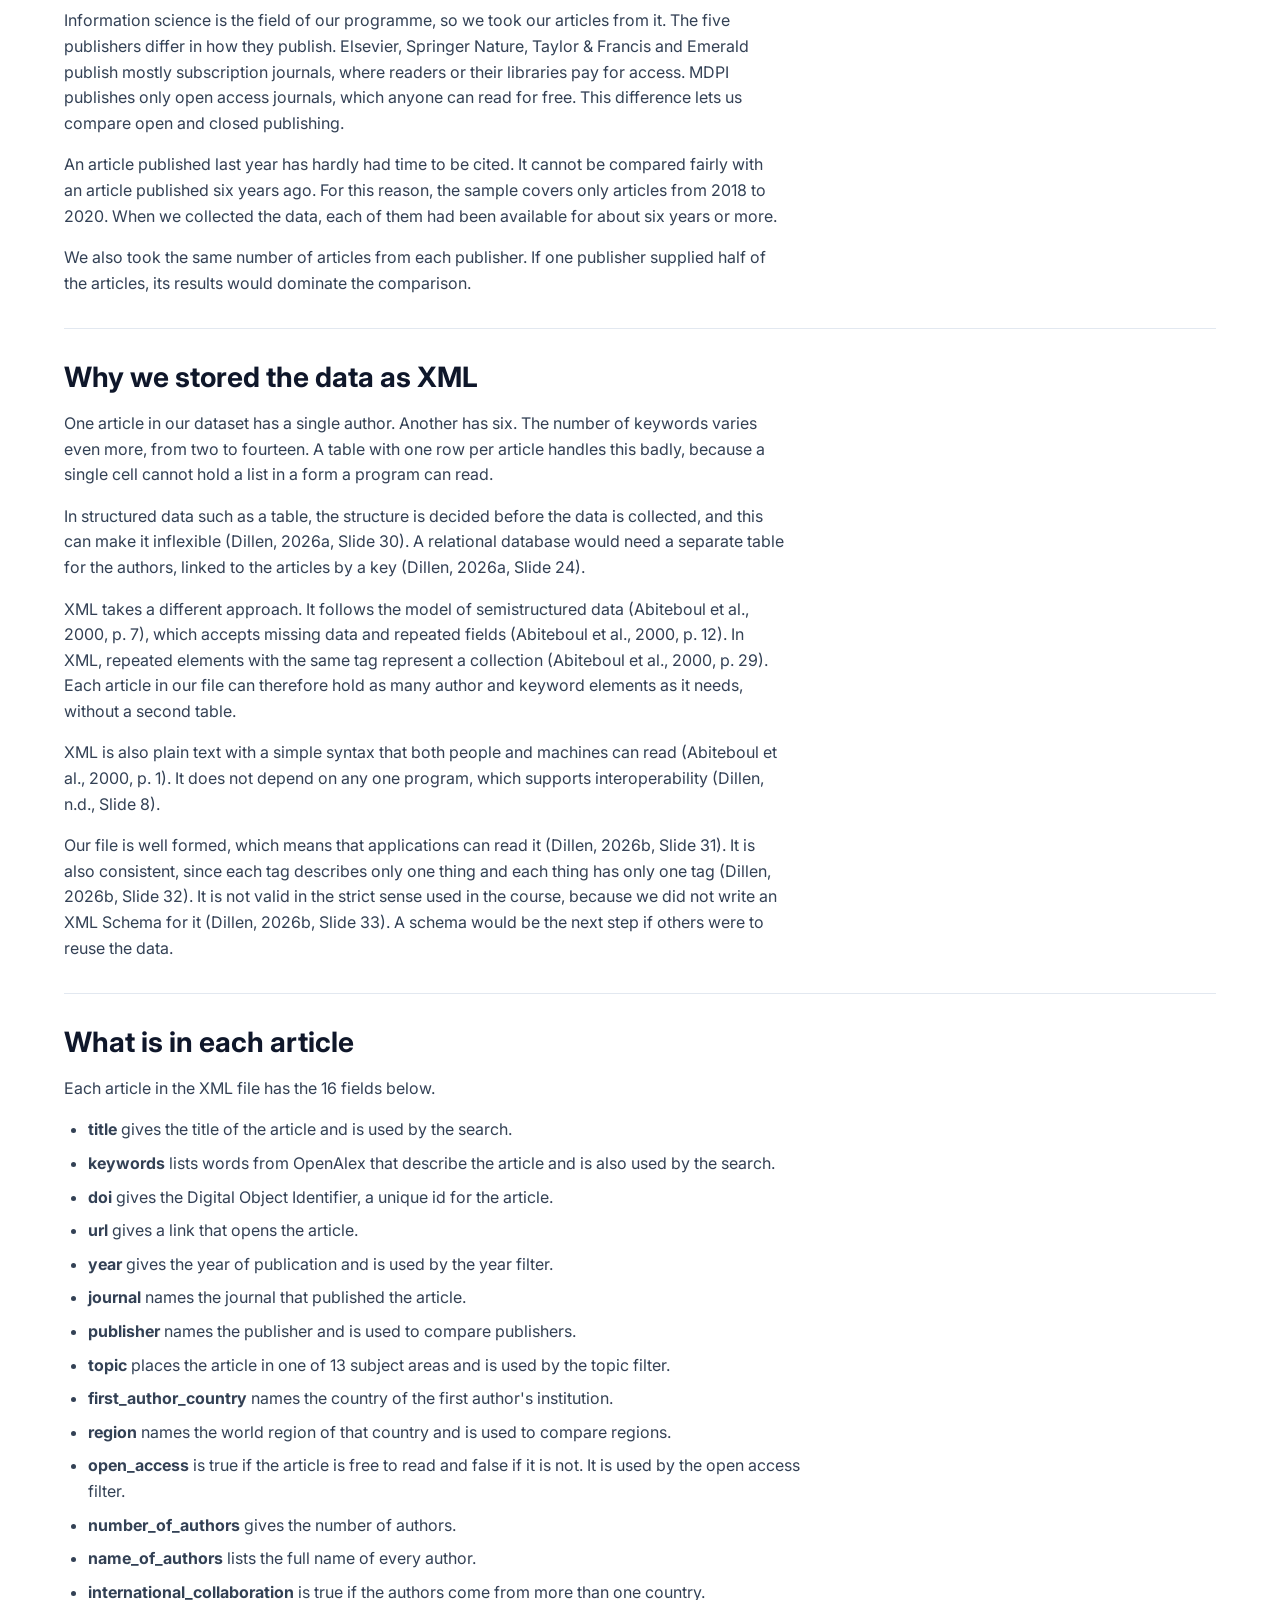
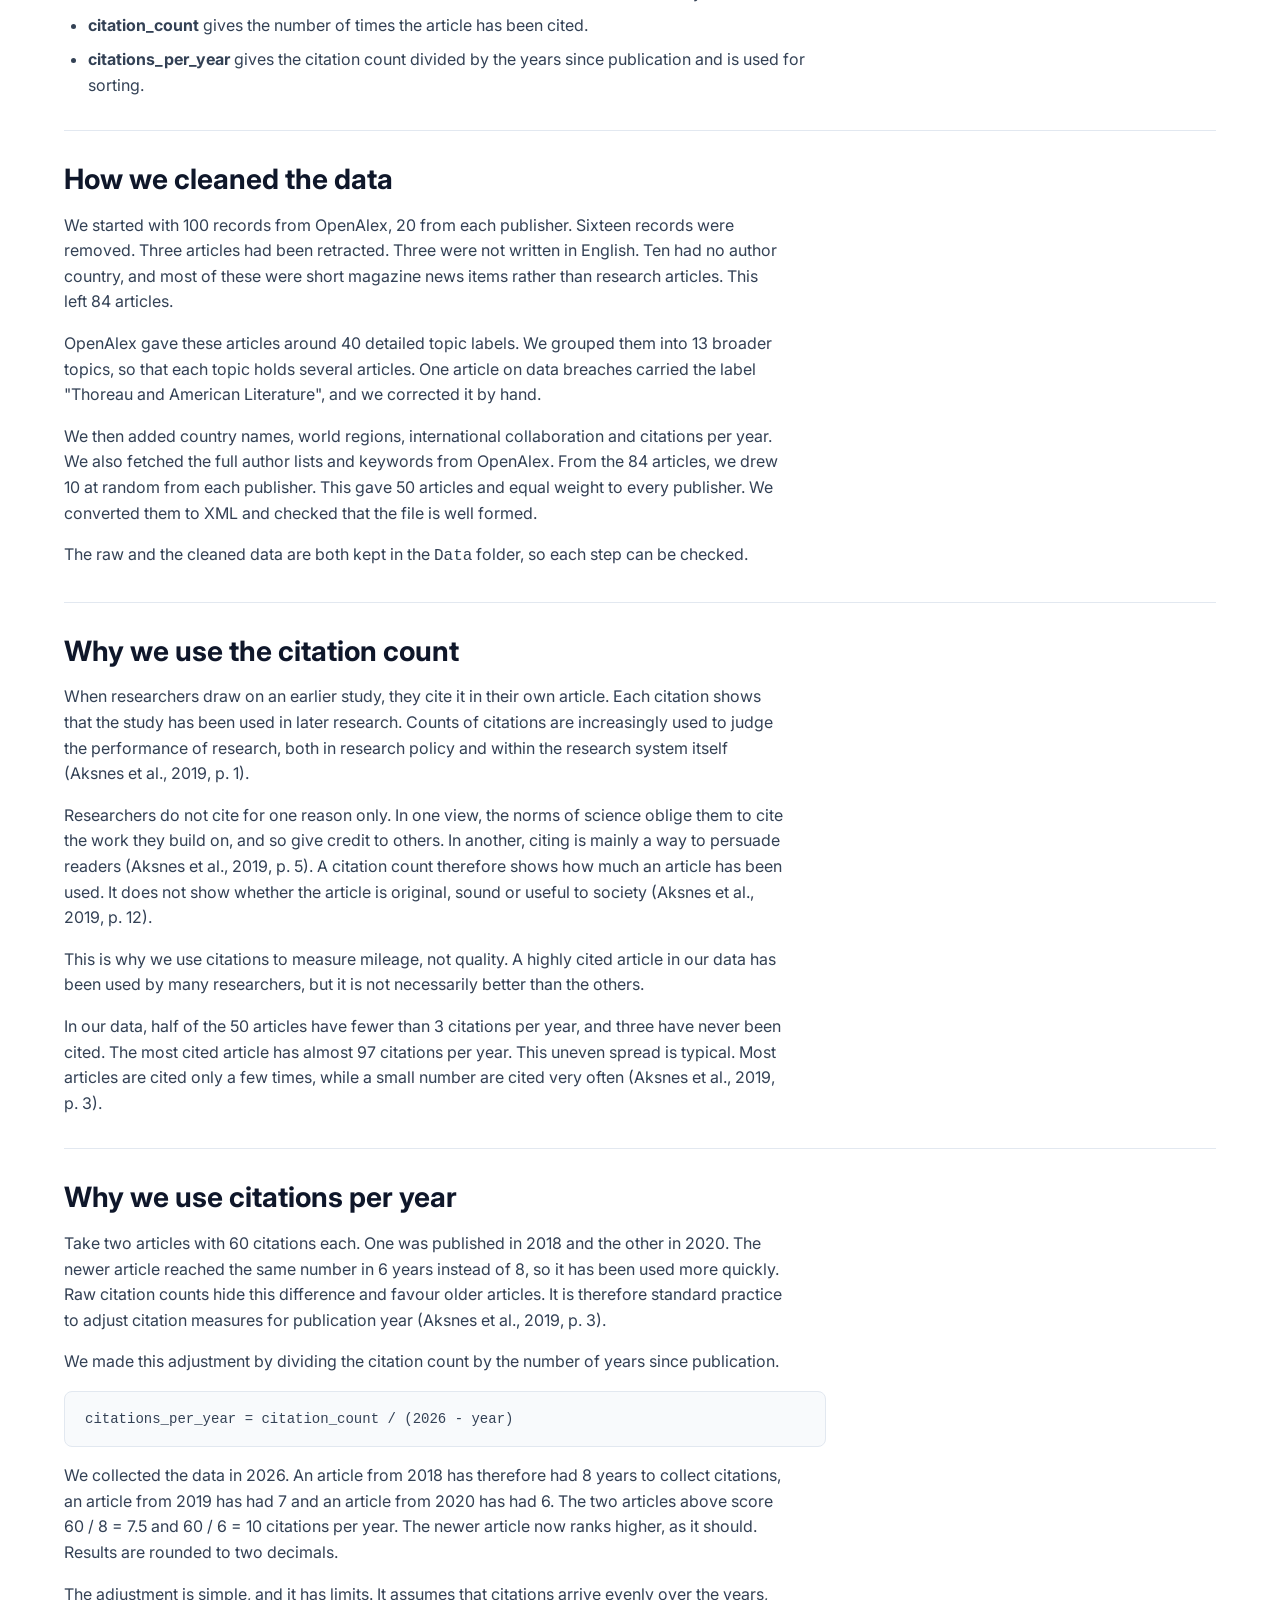
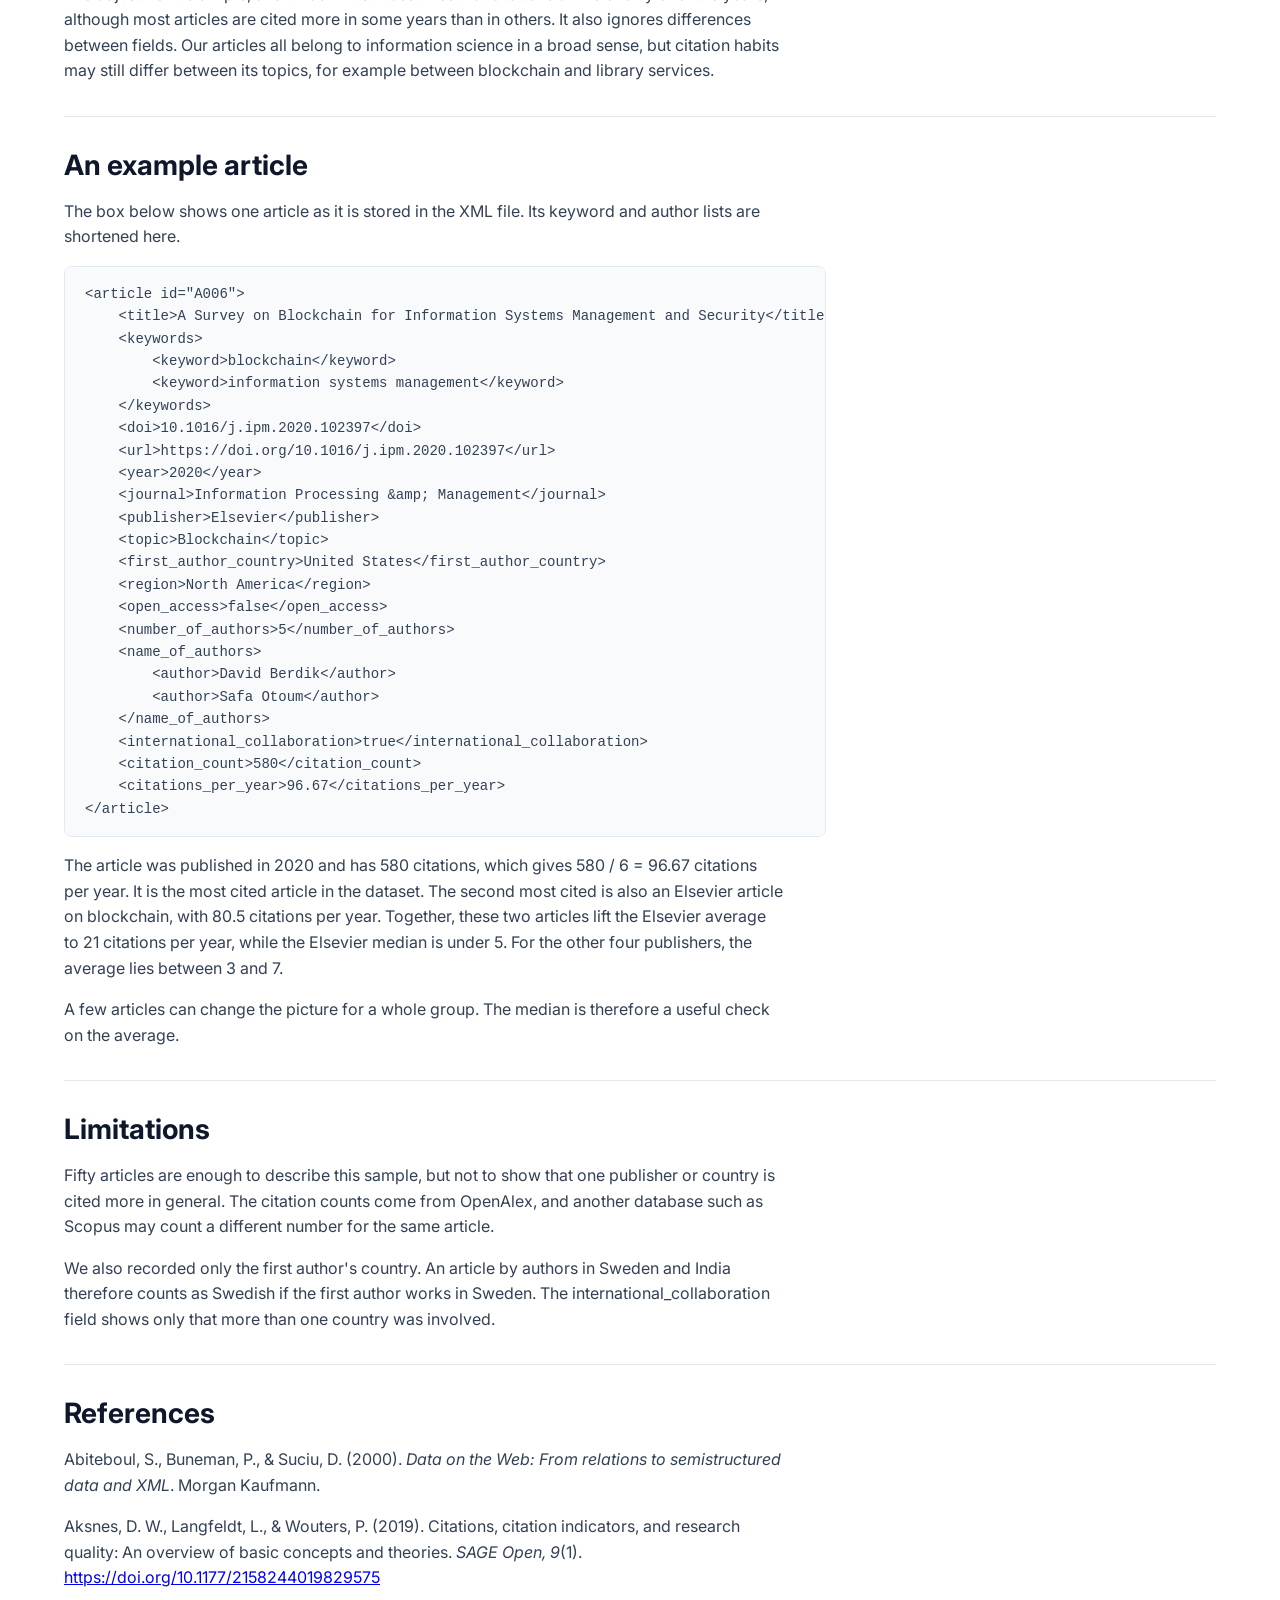
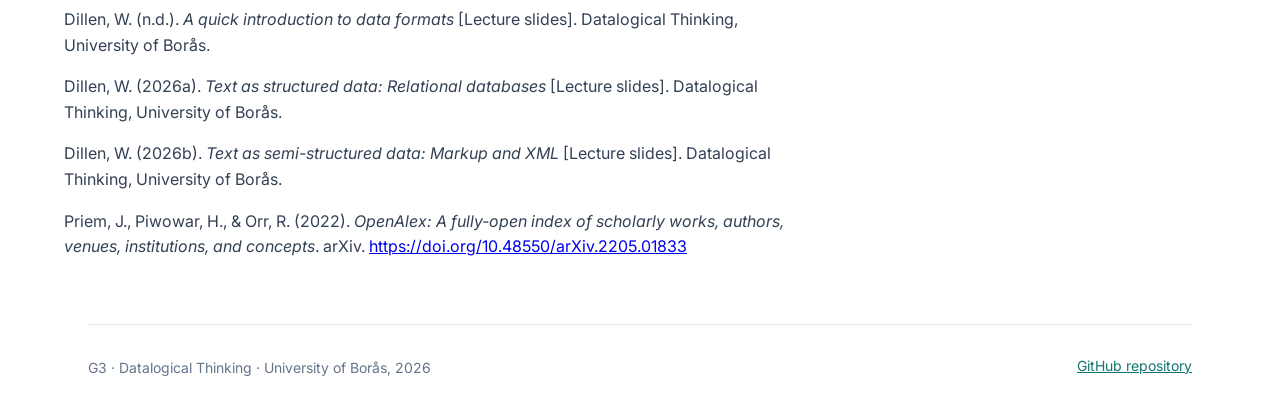
<file: docs/dataset.html>
<!DOCTYPE html>
<html lang="en">
<head>
    <meta charset="UTF-8">
    <meta name="viewport" content="width=device-width, initial-scale=1.0">
    <title>Dataset - G3 Algorithm Design</title>
   <link rel="stylesheet" href="static/css/style.css">
</head>
<body>

    <!-- Navigation bar -->
<header class="site-header">
    <nav class="nav">

        <a class="nav-brand" href="index.html">
            <img
                class="icon"
                src="static/img/icons/academic-cap.svg"
                alt=""
            >
            G3 Algorithm Design
        </a>

        <ul class="nav-links">

            <li>
                <a href="index.html" aria-current="page">
                    <img
                        class="icon"
                        src="static/img/icons/home.svg"
                        alt=""
                    >
                    Home
                </a>
            </li>

            <li>
                <a href="dataset.html">
                    <img
                        class="icon"
                        src="static/img/icons/circle-stack.svg"
                        alt=""
                    >
                    Dataset
                </a>
            </li>

            <li>
                <a href="algorithm.html">
                    <img
                        class="icon"
                        src="static/img/icons/code-bracket.svg"
                        alt=""
                    >
                    Algorithm
                </a>
            </li>

            <li>
                <a href="people.html">
                    <img
                        class="icon"
                        src="static/img/icons/user-group.svg"
                        alt=""
                    >
                    People
                </a>
            </li>

        </ul>
    </nav>
</header>
    <main class="container">

        <section class="hero">
            <div class="hero-text">
                <p class="page-label">Dataset</p>
                <h1>The dataset</h1>
                <p class="page-intro">Some research articles are cited hundreds of times. Others are hardly cited at all. To study this difference, we built a dataset of 50 information science articles published between 2018 and 2020.</p>
            </div>
            <div class="hero-visual">
                <img
                    class="hero-image"
                    src="static/img/hero-dataset.png"
                    alt=""
                >
            </div>
        </section>

        <section class="section">
            <h2>Our research question</h2>
            <p>Which characteristics of an article are linked to more citations per year? We divide this main question into five smaller ones.</p>
            <ol>
                <li>Do articles from some publishers receive more citations than articles from others?</li>
                <li>Are some topics cited more than others?</li>
                <li>Does the world region of the first author make a difference?</li>
                <li>Are open access articles cited more than articles behind a paywall?</li>
                <li>Are articles by authors from several countries cited more than articles by authors from one country?</li>
            </ol>
            <p>To answer these questions, the data has to describe each article and record how often it has been cited.</p>
        </section>

        <section class="section">
            <h2>The dataset at a glance</h2>
            <p>The 50 articles come from five publishers, with 10 articles from each. The publishers are Elsevier, Springer Nature, Taylor &amp; Francis, Emerald and MDPI. The articles appeared in 46 different journals. By year, 10 articles were published in 2018, 21 in 2019 and 19 in 2020. Their first authors are based in 22 countries in seven world regions. Of the 50 articles, 20 are open access and 30 are not.</p>
            <p>Each article is described by 16 fields and has its own id. The whole dataset is stored in the file <code>Data/articles.xml</code>.</p>
        </section>

        <section class="section">
            <h2>Where the data comes from</h2>
            <p>Every article in the dataset comes from OpenAlex, a fully open source of data on scholarly works (Priem et al., 2022, p. 1). For each article, OpenAlex records the title, authors, institutions, countries, journal, publisher, topic, open access status and number of citations. We used it without a login or a subscription.</p>
            <p>We asked OpenAlex for a random sample of journal articles on information systems or on library and information science, published between 2018 and 2020. We took 20 articles from each of the five publishers, which gave 100 records. We retrieved the data on 19 October 2026. All citation counts are as they stood on that day.</p>
        </section>

        <section class="section">
            <h2>Why we chose this data</h2>
            <p>Because OpenAlex is open, anyone can check our data or draw a similar sample. Paid databases such as Web of Science and Scopus would limit this to people with a subscription.</p>
            <p>Information science is the field of our programme, so we took our articles from it. The five publishers differ in how they publish. Elsevier, Springer Nature, Taylor &amp; Francis and Emerald publish mostly subscription journals, where readers or their libraries pay for access. MDPI publishes only open access journals, which anyone can read for free. This difference lets us compare open and closed publishing.</p>
            <p>An article published last year has hardly had time to be cited. It cannot be compared fairly with an article published six years ago. For this reason, the sample covers only articles from 2018 to 2020. When we collected the data, each of them had been available for about six years or more.</p>
            <p>We also took the same number of articles from each publisher. If one publisher supplied half of the articles, its results would dominate the comparison.</p>
        </section>

        <section class="section">
            <h2>Why we stored the data as XML</h2>
            <p>One article in our dataset has a single author. Another has six. The number of keywords varies even more, from two to fourteen. A table with one row per article handles this badly, because a single cell cannot hold a list in a form a program can read.</p>
            <p>In structured data such as a table, the structure is decided before the data is collected, and this can make it inflexible (Dillen, 2026a, Slide 30). A relational database would need a separate table for the authors, linked to the articles by a key (Dillen, 2026a, Slide 24).</p>
            <p>XML takes a different approach. It follows the model of semistructured data (Abiteboul et al., 2000, p. 7), which accepts missing data and repeated fields (Abiteboul et al., 2000, p. 12). In XML, repeated elements with the same tag represent a collection (Abiteboul et al., 2000, p. 29). Each article in our file can therefore hold as many author and keyword elements as it needs, without a second table.</p>
            <p>XML is also plain text with a simple syntax that both people and machines can read (Abiteboul et al., 2000, p. 1). It does not depend on any one program, which supports interoperability (Dillen, n.d., Slide 8).</p>
            <p>Our file is well formed, which means that applications can read it (Dillen, 2026b, Slide 31). It is also consistent, since each tag describes only one thing and each thing has only one tag (Dillen, 2026b, Slide 32). It is not valid in the strict sense used in the course, because we did not write an XML Schema for it (Dillen, 2026b, Slide 33). A schema would be the next step if others were to reuse the data.</p>
        </section>

        <section class="section">
            <h2>What is in each article</h2>
            <p>Each article in the XML file has the 16 fields below.</p>
            <ul>
                <li><strong>title</strong> gives the title of the article and is used by the search.</li>
                <li><strong>keywords</strong> lists words from OpenAlex that describe the article and is also used by the search.</li>
                <li><strong>doi</strong> gives the Digital Object Identifier, a unique id for the article.</li>
                <li><strong>url</strong> gives a link that opens the article.</li>
                <li><strong>year</strong> gives the year of publication and is used by the year filter.</li>
                <li><strong>journal</strong> names the journal that published the article.</li>
                <li><strong>publisher</strong> names the publisher and is used to compare publishers.</li>
                <li><strong>topic</strong> places the article in one of 13 subject areas and is used by the topic filter.</li>
                <li><strong>first_author_country</strong> names the country of the first author's institution.</li>
                <li><strong>region</strong> names the world region of that country and is used to compare regions.</li>
                <li><strong>open_access</strong> is true if the article is free to read and false if it is not. It is used by the open access filter.</li>
                <li><strong>number_of_authors</strong> gives the number of authors.</li>
                <li><strong>name_of_authors</strong> lists the full name of every author.</li>
                <li><strong>international_collaboration</strong> is true if the authors come from more than one country.</li>
                <li><strong>citation_count</strong> gives the number of times the article has been cited.</li>
                <li><strong>citations_per_year</strong> gives the citation count divided by the years since publication and is used for sorting.</li>
            </ul>
        </section>

        <section class="section">
            <h2>How we cleaned the data</h2>
            <p>We started with 100 records from OpenAlex, 20 from each publisher. Sixteen records were removed. Three articles had been retracted. Three were not written in English. Ten had no author country, and most of these were short magazine news items rather than research articles. This left 84 articles.</p>
            <p>OpenAlex gave these articles around 40 detailed topic labels. We grouped them into 13 broader topics, so that each topic holds several articles. One article on data breaches carried the label "Thoreau and American Literature", and we corrected it by hand.</p>
            <p>We then added country names, world regions, international collaboration and citations per year. We also fetched the full author lists and keywords from OpenAlex. From the 84 articles, we drew 10 at random from each publisher. This gave 50 articles and equal weight to every publisher. We converted them to XML and checked that the file is well formed.</p>
            <p>The raw and the cleaned data are both kept in the <code>Data</code> folder, so each step can be checked.</p>
        </section>

        <section class="section">
            <h2>Why we use the citation count</h2>
            <p>When researchers draw on an earlier study, they cite it in their own article. Each citation shows that the study has been used in later research. Counts of citations are increasingly used to judge the performance of research, both in research policy and within the research system itself (Aksnes et al., 2019, p. 1).</p>
            <p>Researchers do not cite for one reason only. In one view, the norms of science oblige them to cite the work they build on, and so give credit to others. In another, citing is mainly a way to persuade readers (Aksnes et al., 2019, p. 5). A citation count therefore shows how much an article has been used. It does not show whether the article is original, sound or useful to society (Aksnes et al., 2019, p. 12).</p>
            <p>This is why we use citations to measure mileage, not quality. A highly cited article in our data has been used by many researchers, but it is not necessarily better than the others.</p>
            <p>In our data, half of the 50 articles have fewer than 3 citations per year, and three have never been cited. The most cited article has almost 97 citations per year. This uneven spread is typical. Most articles are cited only a few times, while a small number are cited very often (Aksnes et al., 2019, p. 3).</p>
        </section>

        <section class="section">
            <h2>Why we use citations per year</h2>
            <p>Take two articles with 60 citations each. One was published in 2018 and the other in 2020. The newer article reached the same number in 6 years instead of 8, so it has been used more quickly. Raw citation counts hide this difference and favour older articles. It is therefore standard practice to adjust citation measures for publication year (Aksnes et al., 2019, p. 3).</p>
            <p>We made this adjustment by dividing the citation count by the number of years since publication.</p>
            <pre class="code-box" style="margin-bottom: 16px;">citations_per_year = citation_count / (2026 - year)</pre>
            <p>We collected the data in 2026. An article from 2018 has therefore had 8 years to collect citations, an article from 2019 has had 7 and an article from 2020 has had 6. The two articles above score 60 / 8 = 7.5 and 60 / 6 = 10 citations per year. The newer article now ranks higher, as it should. Results are rounded to two decimals.</p>
            <p>The adjustment is simple, and it has limits. It assumes that citations arrive evenly over the years, although most articles are cited more in some years than in others. It also ignores differences between fields. Our articles all belong to information science in a broad sense, but citation habits may still differ between its topics, for example between blockchain and library services.</p>
        </section>

        <section class="section">
            <h2>An example article</h2>
            <p>The box below shows one article as it is stored in the XML file. Its keyword and author lists are shortened here.</p>
<pre class="code-box" style="margin-bottom: 16px;">&lt;article id="A006"&gt;
    &lt;title&gt;A Survey on Blockchain for Information Systems Management and Security&lt;/title&gt;
    &lt;keywords&gt;
        &lt;keyword&gt;blockchain&lt;/keyword&gt;
        &lt;keyword&gt;information systems management&lt;/keyword&gt;
    &lt;/keywords&gt;
    &lt;doi&gt;10.1016/j.ipm.2020.102397&lt;/doi&gt;
    &lt;url&gt;https://doi.org/10.1016/j.ipm.2020.102397&lt;/url&gt;
    &lt;year&gt;2020&lt;/year&gt;
    &lt;journal&gt;Information Processing &amp;amp; Management&lt;/journal&gt;
    &lt;publisher&gt;Elsevier&lt;/publisher&gt;
    &lt;topic&gt;Blockchain&lt;/topic&gt;
    &lt;first_author_country&gt;United States&lt;/first_author_country&gt;
    &lt;region&gt;North America&lt;/region&gt;
    &lt;open_access&gt;false&lt;/open_access&gt;
    &lt;number_of_authors&gt;5&lt;/number_of_authors&gt;
    &lt;name_of_authors&gt;
        &lt;author&gt;David Berdik&lt;/author&gt;
        &lt;author&gt;Safa Otoum&lt;/author&gt;
    &lt;/name_of_authors&gt;
    &lt;international_collaboration&gt;true&lt;/international_collaboration&gt;
    &lt;citation_count&gt;580&lt;/citation_count&gt;
    &lt;citations_per_year&gt;96.67&lt;/citations_per_year&gt;
&lt;/article&gt;</pre>
            <p>The article was published in 2020 and has 580 citations, which gives 580 / 6 = 96.67 citations per year. It is the most cited article in the dataset. The second most cited is also an Elsevier article on blockchain, with 80.5 citations per year. Together, these two articles lift the Elsevier average to 21 citations per year, while the Elsevier median is under 5. For the other four publishers, the average lies between 3 and 7.</p>
            <p>A few articles can change the picture for a whole group. The median is therefore a useful check on the average.</p>
        </section>

        <section class="section">
            <h2>Limitations</h2>
            <p>Fifty articles are enough to describe this sample, but not to show that one publisher or country is cited more in general. The citation counts come from OpenAlex, and another database such as Scopus may count a different number for the same article.</p>
            <p>We also recorded only the first author's country. An article by authors in Sweden and India therefore counts as Swedish if the first author works in Sweden. The international_collaboration field shows only that more than one country was involved.</p>
        </section>

        <section class="section">
            <h2>References</h2>
            <p>Abiteboul, S., Buneman, P., &amp; Suciu, D. (2000). <em>Data on the Web: From relations to semistructured data and XML</em>. Morgan Kaufmann.</p>
            <p>Aksnes, D. W., Langfeldt, L., &amp; Wouters, P. (2019). Citations, citation indicators, and research quality: An overview of basic concepts and theories. <em>SAGE Open, 9</em>(1). <a href="https://doi.org/10.1177/2158244019829575">https://doi.org/10.1177/2158244019829575</a></p>
            <p>Dillen, W. (n.d.). <em>A quick introduction to data formats</em> [Lecture slides]. Datalogical Thinking, University of Borås.</p>
            <p>Dillen, W. (2026a). <em>Text as structured data: Relational databases</em> [Lecture slides]. Datalogical Thinking, University of Borås.</p>
            <p>Dillen, W. (2026b). <em>Text as semi-structured data: Markup and XML</em> [Lecture slides]. Datalogical Thinking, University of Borås.</p>
            <p>Priem, J., Piwowar, H., &amp; Orr, R. (2022). <em>OpenAlex: A fully-open index of scholarly works, authors, venues, institutions, and concepts</em>. arXiv. <a href="https://doi.org/10.48550/arXiv.2205.01833">https://doi.org/10.48550/arXiv.2205.01833</a></p>
        </section>

    </main>

    <footer class="site-footer">
        <p>G3 · Datalogical Thinking · University of Borås, 2026</p>
        <a href="https://github.com/Ammara9/G3_AlgorithmDesign">GitHub repository</a>
    </footer>

</body>
</html>
</file>
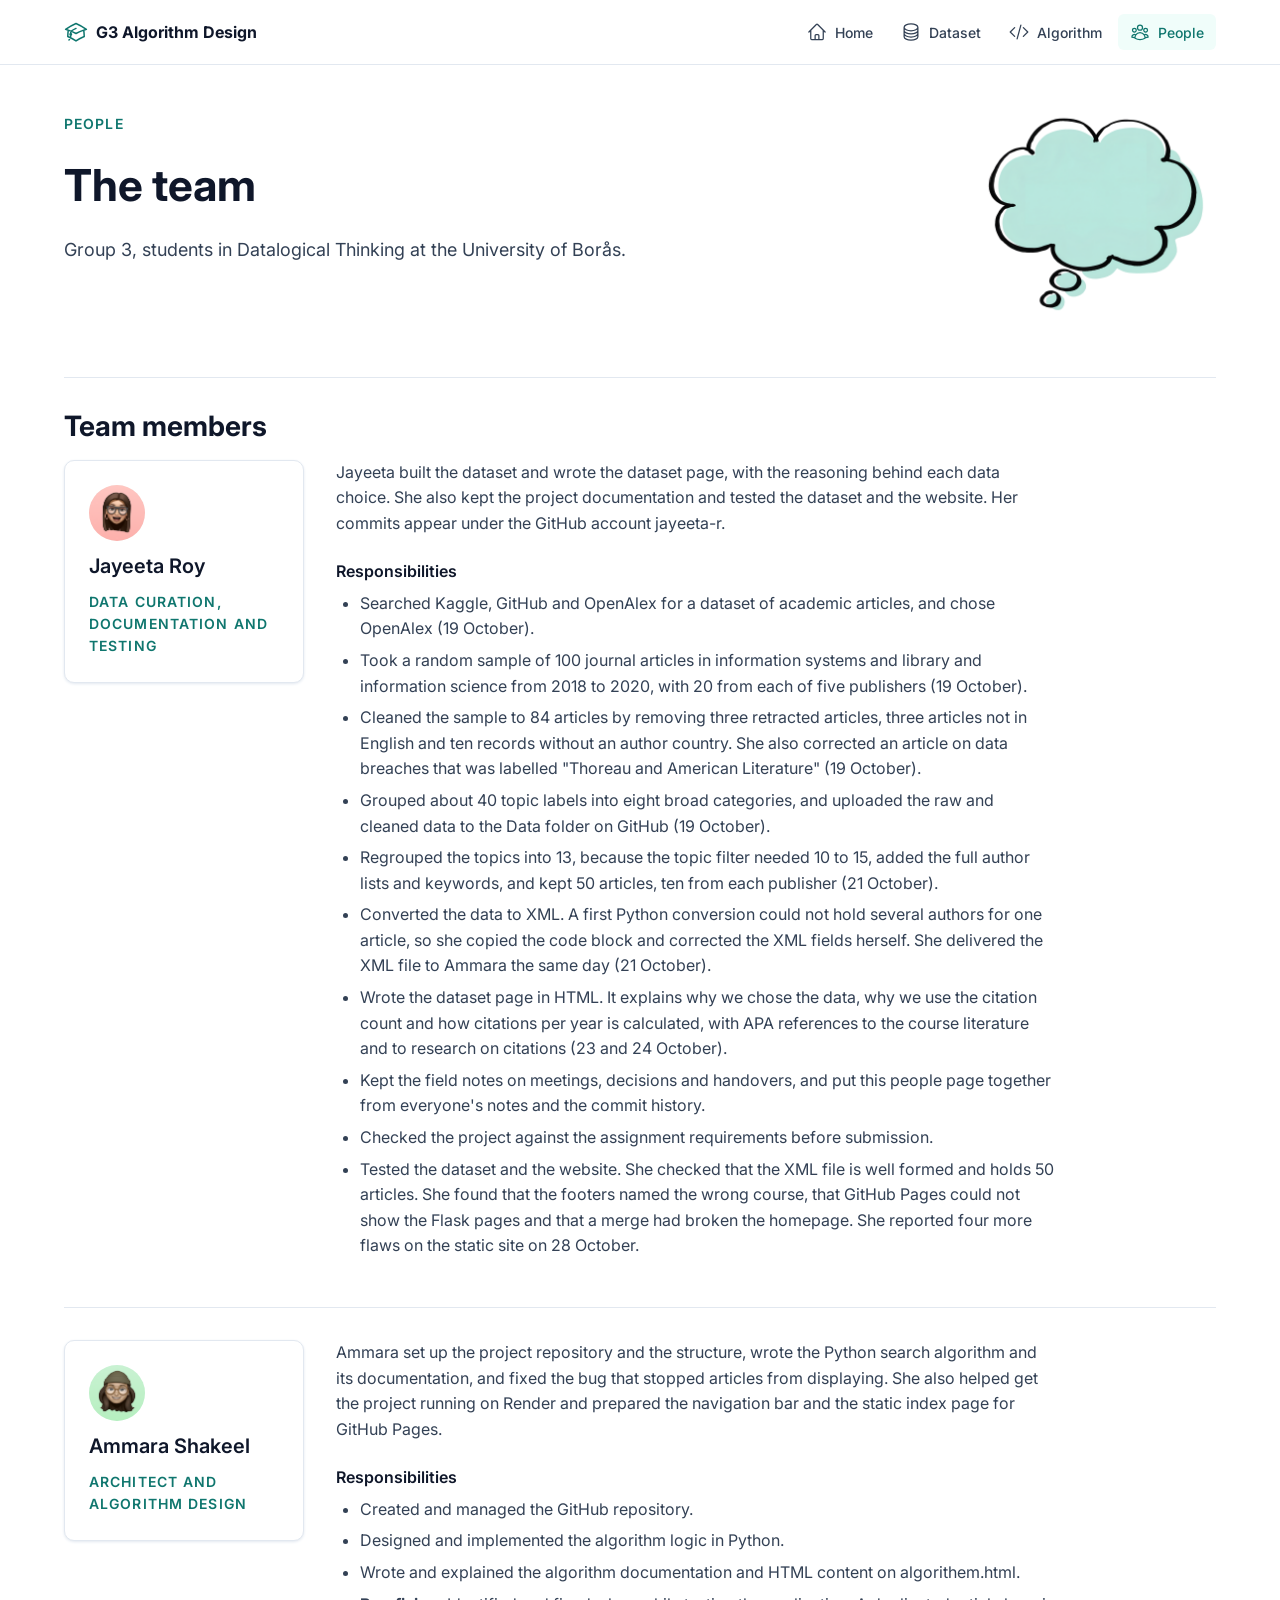
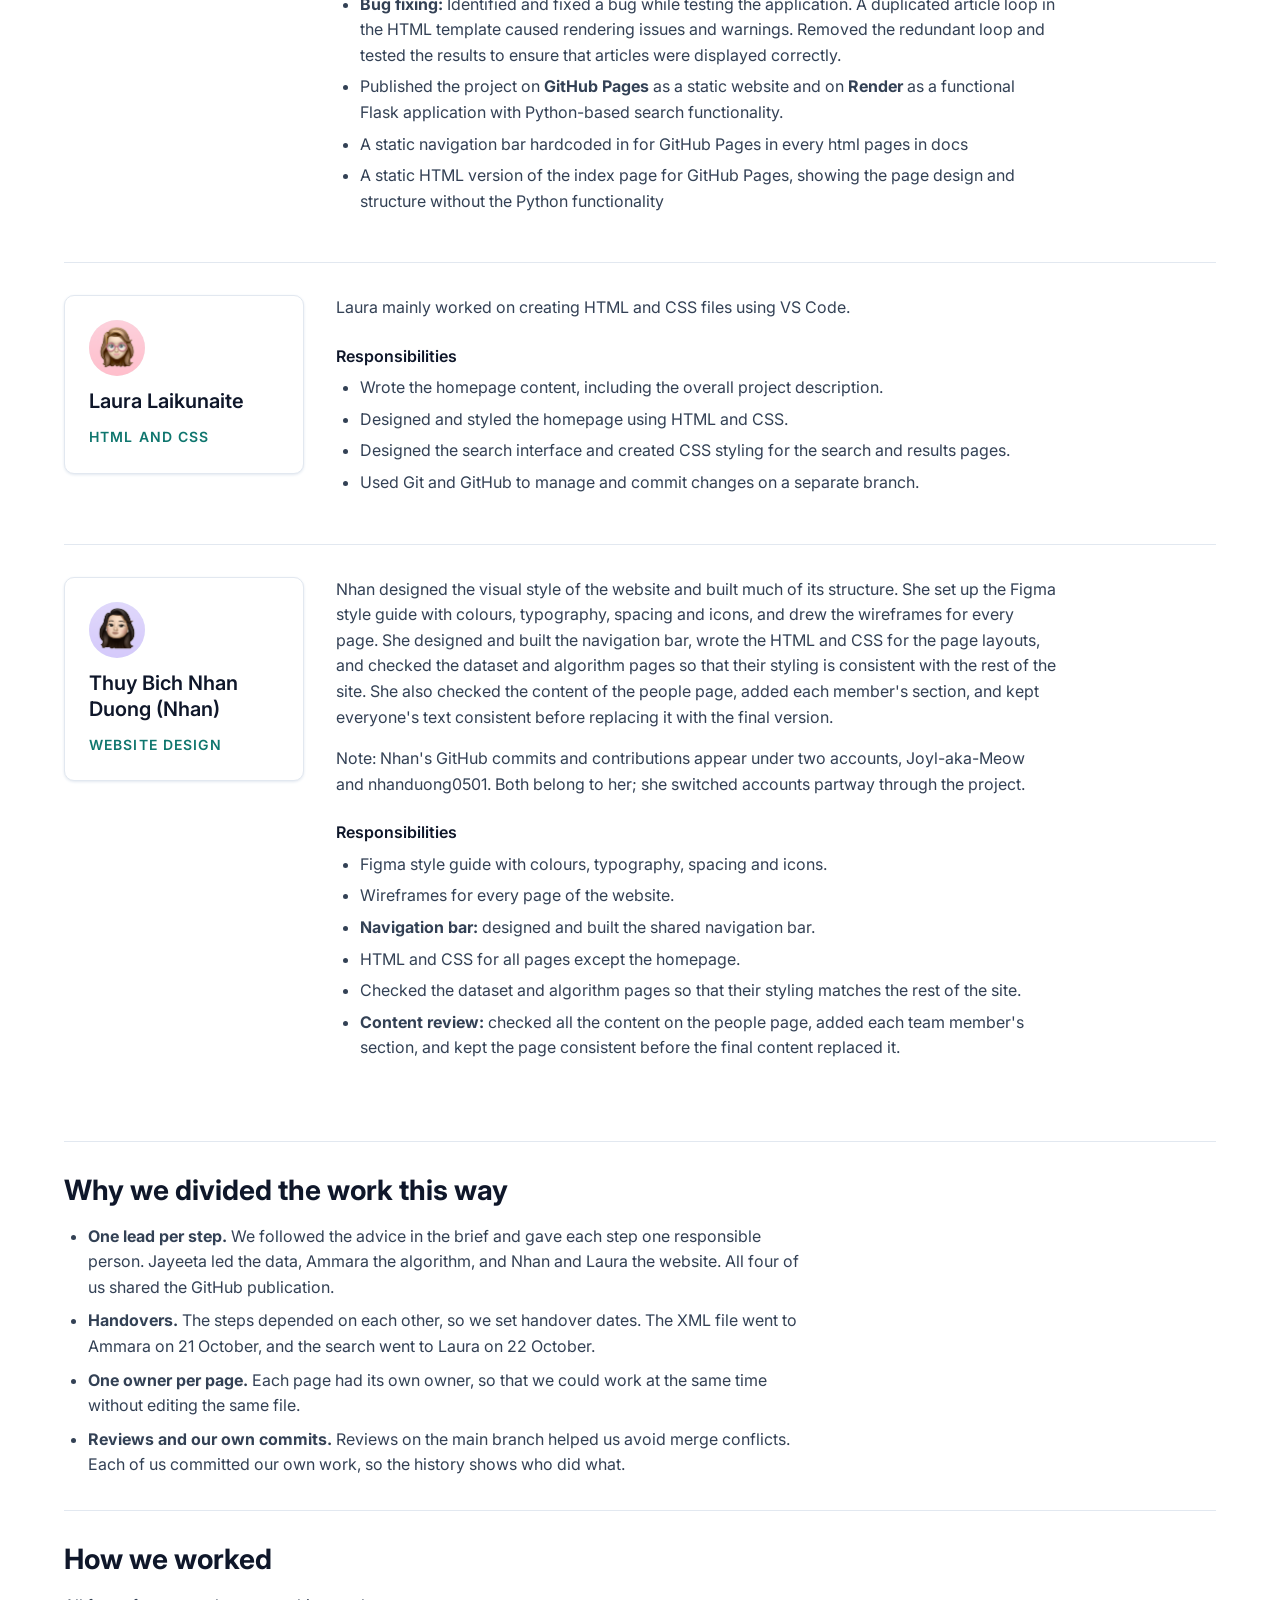
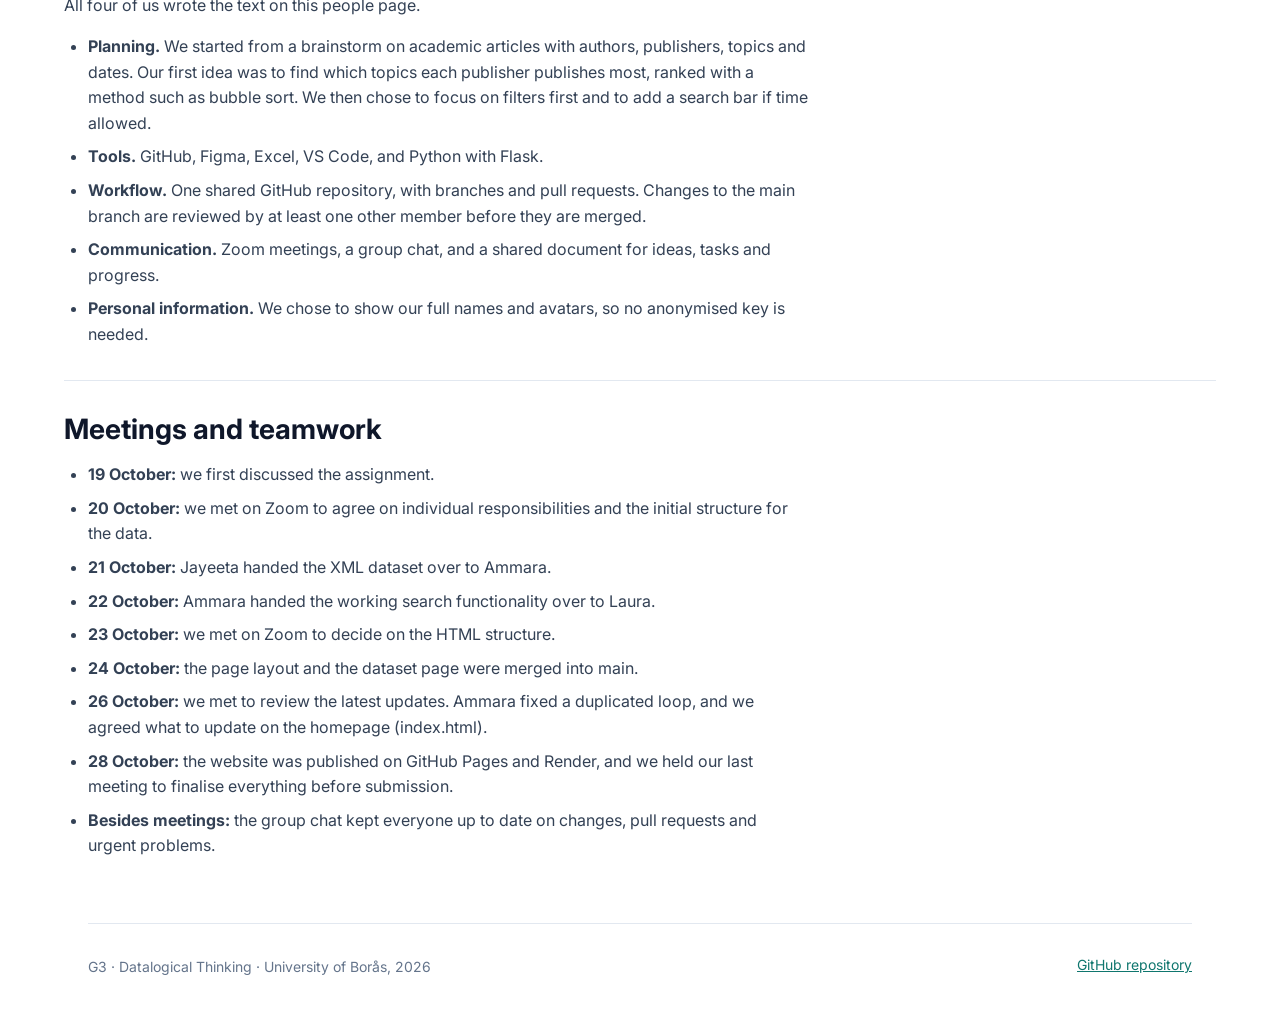
<file: docs/people.html>
<!DOCTYPE html>
<html lang="en">
<head>
    <meta charset="UTF-8">
    <meta name="viewport" content="width=device-width, initial-scale=1.0">
    <title>People - G3 Algorithm Design</title>
    <link rel="stylesheet" href="static/css/style.css">
</head>
<body>

    <!-- Navigation bar -->
<header class="site-header">
    <nav class="nav">

        <a class="nav-brand" href="index.html">
            <img
                class="icon"
                src="static/img/icons/academic-cap.svg"
                alt=""
            >
            G3 Algorithm Design
        </a>

        <ul class="nav-links">

            <li>
                <a href="index.html">
                    <img
                        class="icon"
                        src="static/img/icons/home.svg"
                        alt=""
                    >
                    Home
                </a>
            </li>

            <li>
                <a href="dataset.html">
                    <img
                        class="icon"
                        src="static/img/icons/circle-stack.svg"
                        alt=""
                    >
                    Dataset
                </a>
            </li>

            <li>
                <a href="algorithm.html">
                    <img
                        class="icon"
                        src="static/img/icons/code-bracket.svg"
                        alt=""
                    >
                    Algorithm
                </a>
            </li>

            <li>
                <a href="people.html" aria-current="page">
                    <img
                        class="icon"
                        src="static/img/icons/user-group.svg"
                        alt=""
                    >
                    People
                </a>
            </li>

        </ul>
    </nav>
</header>

    <main class="container">

        <section class="hero">
            <div class="hero-text">
                <p class="page-label">People</p>
                <h1>The team</h1>
                <p class="page-intro">Group 3, students in Datalogical Thinking at the University of Borås.</p>
            </div>
           <div class="hero-visual">
                <img
                    class="hero-image"
                    src="static/img/hero-people.png"
                    alt=""
                >
            </div>
        </section>

        <section class="section">
            <h2>Team members</h2>

            <article class="person">
                <aside class="person-card">
                    <img class="avatar" src="static/img/avatar-jayeeta.png" alt="Jayeeta Roy">
                    <h3>Jayeeta Roy</h3>
                    <p class="role">Data curation, documentation and testing</p>
                </aside>
                <div class="person-body">
                    <p>Jayeeta built the dataset and wrote the dataset page, with the reasoning behind each data choice. She also kept the project documentation and tested the dataset and the website. Her commits appear under the GitHub account jayeeta-r.</p>
                    <h4>Responsibilities</h4>
                    <ul>
                        <li>Searched Kaggle, GitHub and OpenAlex for a dataset of academic articles, and chose OpenAlex (19 October).</li>
                        <li>Took a random sample of 100 journal articles in information systems and library and information science from 2018 to 2020, with 20 from each of five publishers (19 October).</li>
                        <li>Cleaned the sample to 84 articles by removing three retracted articles, three articles not in English and ten records without an author country. She also corrected an article on data breaches that was labelled "Thoreau and American Literature" (19 October).</li>
                        <li>Grouped about 40 topic labels into eight broad categories, and uploaded the raw and cleaned data to the Data folder on GitHub (19 October).</li>
                        <li>Regrouped the topics into 13, because the topic filter needed 10 to 15, added the full author lists and keywords, and kept 50 articles, ten from each publisher (21 October).</li>
                        <li>Converted the data to XML. A first Python conversion could not hold several authors for one article, so she copied the code block and corrected the XML fields herself. She delivered the XML file to Ammara the same day (21 October).</li>
                        <li>Wrote the dataset page in HTML. It explains why we chose the data, why we use the citation count and how citations per year is calculated, with APA references to the course literature and to research on citations (23 and 24 October).</li>
                        <li>Kept the field notes on meetings, decisions and handovers, and put this people page together from everyone's notes and the commit history.</li>
                        <li>Checked the project against the assignment requirements before submission.</li>
                        <li>Tested the dataset and the website. She checked that the XML file is well formed and holds 50 articles. She found that the footers named the wrong course, that GitHub Pages could not show the Flask pages and that a merge had broken the homepage. She reported four more flaws on the static site on 28 October.</li>
                    </ul>
                </div>
            </article>
            <article class="person">
                <aside class="person-card">
                    <img class="avatar" src="static/img/avatar-ammara.png" alt="Ammara Shakeel">
                    <h3>Ammara Shakeel</h3>
                    <p class="role">Architect and algorithm design</p>
                </aside>
                <div class="person-body">
                    <p>Ammara set up the project repository and the structure, wrote the Python search algorithm and its documentation, and fixed the bug that stopped articles from displaying. She also helped get the project running on Render and prepared the navigation bar and the static index page for GitHub Pages.</p>
                    <h4>Responsibilities</h4>
                    <ul>
                        <li>Created and managed the GitHub repository.</li>
                        <li>Designed and implemented the algorithm logic in Python.</li>
                        <li>Wrote and explained the algorithm documentation and HTML content on algorithem.html.</li>
                        <li><strong>Bug fixing:</strong> Identified and fixed a bug while testing the application. A duplicated article loop in the HTML template caused rendering issues and warnings. Removed the redundant loop and tested the results to ensure that articles were displayed correctly.</li>
                        <li>Published the project on <strong>GitHub Pages</strong> as a static website and on <strong>Render</strong> as a functional Flask application with Python-based search functionality.</li>
                        <li>A static navigation bar hardcoded in for GitHub Pages in every html pages in docs</li>
                        <li>A static HTML version of the index page for GitHub Pages, showing the page design and structure without the Python functionality</li>
                    </ul>
                </div>
            </article>
            <article class="person">
                <aside class="person-card">
                    <img class="avatar" src="static/img/avatar-laura.png" alt="Laura Laikunaite">
                    <h3>Laura Laikunaite</h3>
                    <p class="role">HTML and CSS</p>
                </aside>
                <div class="person-body">
                    <p>Laura mainly worked on creating HTML and CSS files using VS Code.</p>
                    <h4>Responsibilities</h4>
                    <ul>
                        <li>Wrote the homepage content, including the overall project description.</li>
                        <li>Designed and styled the homepage using HTML and CSS.</li>
                        <li>Designed the search interface and created CSS styling for the search and results pages.</li>
                        <li>Used Git and GitHub to manage and commit changes on a separate branch.</li>
                    </ul>
                </div>
            </article>
            <article class="person">
                <aside class="person-card">
                    <img class="avatar" src="static/img/avatar-nhan.png" alt="Thuy Bich Nhan Duong (Nhan)">
                    <h3>Thuy Bich Nhan Duong (Nhan)</h3>
                    <p class="role">Website design</p>
                </aside>
                <div class="person-body">
                    <p>Nhan designed the visual style of the website and built much of its structure. She set up the Figma style guide with colours, typography, spacing and icons, and drew the wireframes for every page. She designed and built the navigation bar, wrote the HTML and CSS for the page layouts, and checked the dataset and algorithm pages so that their styling is consistent with the rest of the site. She also checked the content of the people page, added each member's section, and kept everyone's text consistent before replacing it with the final version.</p>
                    <p>Note: Nhan's GitHub commits and contributions appear under two accounts, Joyl-aka-Meow and nhanduong0501. Both belong to her; she switched accounts partway through the project.</p>
                    <h4>Responsibilities</h4>
                    <ul>
                        <li>Figma style guide with colours, typography, spacing and icons.</li>
                        <li>Wireframes for every page of the website.</li>
                        <li><strong>Navigation bar:</strong> designed and built the shared navigation bar.</li>
                        <li>HTML and CSS for all pages except the homepage.</li>
                        <li>Checked the dataset and algorithm pages so that their styling matches the rest of the site.</li>
                        <li><strong>Content review:</strong> checked all the content on the people page, added each team member's section, and kept the page consistent before the final content replaced it.</li>
                    </ul>
                </div>
            </article>
        </section>

        <section class="section">
            <h2>Why we divided the work this way</h2>
            <ul>
                <li><strong>One lead per step.</strong> We followed the advice in the brief and gave each step one responsible person. Jayeeta led the data, Ammara the algorithm, and Nhan and Laura the website. All four of us shared the GitHub publication.</li>
                <li><strong>Handovers.</strong> The steps depended on each other, so we set handover dates. The XML file went to Ammara on 21 October, and the search went to Laura on 22 October.</li>
                <li><strong>One owner per page.</strong> Each page had its own owner, so that we could work at the same time without editing the same file.</li>
                <li><strong>Reviews and our own commits.</strong> Reviews on the main branch helped us avoid merge conflicts. Each of us committed our own work, so the history shows who did what.</li>
            </ul>
        </section>

        <section class="section">
            <h2>How we worked</h2>
            <p>All four of us wrote the text on this people page.</p>
            <ul>
                <li><strong>Planning.</strong> We started from a brainstorm on academic articles with authors, publishers, topics and dates. Our first idea was to find which topics each publisher publishes most, ranked with a method such as bubble sort. We then chose to focus on filters first and to add a search bar if time allowed.</li>
                <li><strong>Tools.</strong> GitHub, Figma, Excel, VS Code, and Python with Flask.</li>
                <li><strong>Workflow.</strong> One shared GitHub repository, with branches and pull requests. Changes to the main branch are reviewed by at least one other member before they are merged.</li>
                <li><strong>Communication.</strong> Zoom meetings, a group chat, and a shared document for ideas, tasks and progress.</li>
                <li><strong>Personal information.</strong> We chose to show our full names and avatars, so no anonymised key is needed.</li>
            </ul>
        </section>

        <section class="section">
            <h2>Meetings and teamwork</h2>
            <ul>
                <li><strong>19 October:</strong> we first discussed the assignment.</li>
                <li><strong>20 October:</strong> we met on Zoom to agree on individual responsibilities and the initial structure for the data.</li>
                <li><strong>21 October:</strong> Jayeeta handed the XML dataset over to Ammara.</li>
                <li><strong>22 October:</strong> Ammara handed the working search functionality over to Laura.</li>
                <li><strong>23 October:</strong> we met on Zoom to decide on the HTML structure.</li>
                <li><strong>24 October:</strong> the page layout and the dataset page were merged into main.</li>
                <li><strong>26 October:</strong> we met to review the latest updates. Ammara fixed a duplicated loop, and we agreed what to update on the homepage (index.html).</li>
                <li><strong>28 October:</strong> the website was published on GitHub Pages and Render, and we held our last meeting to finalise everything before submission.</li>
                <li><strong>Besides meetings:</strong> the group chat kept everyone up to date on changes, pull requests and urgent problems.</li>
            </ul>
        </section>

    </main>

    <footer class="site-footer">
        <p>G3 · Datalogical Thinking · University of Borås, 2026</p>
        <a href="https://github.com/Ammara9/G3_AlgorithmDesign" target="_blank" rel="noopener">GitHub repository</a>
    </footer>

</body>
</html>
</file>
<file: docs/static/css/style.css>
/* Font: Inter */
@import url("https://fonts.googleapis.com/css2?family=Inter:wght@400;500;600;700&display=swap");

body {
  margin: 0;
  font-family: "Inter", Arial, sans-serif;
  font-size: 16px;
  color: var(--color-body);
}


/* Colors */
:root {
  --color-primary: #0f766e;
  --color-tint: #f0fdfa;

  --color-heading: #0f172a;
  --color-body: #334155;
  --color-muted: #64748b;

  --color-page: #ffffff;
  --color-surface: #f8fafc;
  --color-border: #e2e8f0;
}


/* Headings */
h1, h2, h3, h4 {
  color: var(--color-heading);
  margin: 0;
}

h1 { font-size: 44px; font-weight: 700; line-height: 1.2; }
h2 { font-size: 28px; font-weight: 700; line-height: 1.2; }
h3 { font-size: 20px; font-weight: 600; line-height: 1.3; }
h4 { font-size: 16px; font-weight: 600; line-height: 1.4; }


/* Icons: Heroicons (https://heroicons.com), Outline style.
   Download the SVG into images/icons/ and add it with
   <img class="icon" src="images/icons/NAME.svg" alt=""> */
.icon {
  width: 20px;
  height: 20px;
}


/* Navigation bar
   Same header on every page. Add aria-current="page"
   to the link of the page you are on. */
.site-header {
  position: sticky;
  top: 0;
  z-index: 10;
  background: var(--color-page);
  border-bottom: 1px solid var(--color-border);
}

.nav {
  display: flex;
  align-items: center;
  justify-content: space-between;
  gap: 16px;
  max-width: 1152px;
  min-height: 64px;
  margin: 0 auto;
  padding: 0 24px;
}

/* Logo + project name */
.nav-brand {
  display: flex;
  align-items: center;
  gap: 8px;
  font-weight: 700;
  color: var(--color-heading);
  text-decoration: none;
}
.nav-brand .icon {
  width: 24px;
  height: 24px;
}

/* Page links */
.nav-links {
  display: flex;
  gap: 4px;
  margin: 0;
  padding: 0;
  list-style: none;
}
.nav-links a {
  display: flex;
  align-items: center;
  gap: 8px;
  padding: 8px 12px;
  border-radius: 6px;
  font-size: 14px;
  font-weight: 500;
  color: var(--color-body);
  text-decoration: none;
  transition: background 0.15s, color 0.15s;
}
.nav-links a:hover {
  background: var(--color-surface);
  color: var(--color-heading);
}

/* Current page */
.nav-links a[aria-current="page"] {
  background: var(--color-tint);
  color: var(--color-primary);
}

/* Turn the grey icon teal on the current page */
.nav-links a[aria-current="page"] .icon {
  filter: brightness(0) saturate(100%) invert(34%) sepia(64%) saturate(519%) hue-rotate(126deg) brightness(95%) contrast(96%);
}

/* Keyboard focus */
.nav a:focus-visible {
  outline: 2px solid var(--color-primary);
  outline-offset: 2px;
}

/* Phones: links move under the logo, icon above the label */
@media (max-width: 640px) {
  .site-header {
    position: static;
  }
  .nav {
    flex-direction: column;
    align-items: stretch;
    gap: 8px;
    padding: 12px 16px 8px;
  }
  .nav-links {
    justify-content: space-between;
  }
  .nav-links li {
    flex: 1;
  }
  .nav-links a {
    flex-direction: column;
    gap: 4px;
    padding: 8px 4px;
    font-size: 12px;
  }
}


/* Page content
   Wrap the content of every page in <main class="container">.
   It lines up with the logo and navigation above. */
.container {
  max-width: 1152px;
  margin: 0 auto;
  padding: 48px 24px;
}

/* Body text */
p {
  margin: 0 0 16px;
  line-height: 1.6;
}

@media (max-width: 640px) {
  .container {
    padding: 32px 16px;
  }
}

/* Small label above the hero heading */
.page-label {
  margin: 0;
  font-size: 14px;
  font-weight: 600;
  letter-spacing: 0.08em;
  text-transform: uppercase;
  color: var(--color-primary);
}

/* Hero description */
.page-intro {
  margin: 0;
  font-size: 18px;
  line-height: 1.6;
  color: var(--color-body);
}


/* Content sections: a full-width divider line above each one */
.section {
  margin-top: 32px;
  padding-top: 32px;
  border-top: 1px solid var(--color-border);
}

/* Text inside a section stays at a readable width */
.section > * {
  max-width: 720px;
}

.section h2 { margin-bottom: 16px; }
.section ul, .section ol { margin: 0 0 16px; padding-left: 24px; line-height: 1.6; }
.section li { margin-bottom: 8px; }

/* Code / data box (pseudocode on the Algorithm page) */
.code-box {
  margin: 0;
  padding: 16px 20px;
  background: var(--color-surface);
  border: 1px solid var(--color-border);
  border-radius: 8px;
  font-family: ui-monospace, Menlo, Consolas, monospace;
  font-size: 14px;
  line-height: 1.6;
  overflow-x: auto;
}


/* Footer: its line matches the content width */
.site-footer {
  max-width: 1104px;
  margin: 0 auto;
  padding: 32px 0;
  display: flex;
  justify-content: space-between;
  gap: 16px;
  border-top: 1px solid var(--color-border);
  font-size: 14px;
  color: var(--color-muted);
}

.site-footer p { margin: 0; }
.site-footer a { color: var(--color-primary); }

@media (max-width: 640px) {
  .site-footer { flex-direction: column; }
}


/* Hero: text on the left, illustration on the right */
.hero {
  display: flex;
  justify-content: space-between;
  align-items: flex-start;
  gap: 48px;
  margin-bottom: 48px;
}

.hero-text {
  display: flex;
  flex-direction: column;
  gap: 24px;
  max-width: 760px;
}

.hero-text.tight {
  gap: 16px;
}

.hero-visual {
  position: relative;
  flex-shrink: 0;
  width: 248px;
  height: 248px;
  margin-top: -32px;
}

/* Mint circle behind the illustration */
.hero-blob {
  position: absolute;
  left: -16px;
  top: 59px;
  width: 72px;
  height: 72px;
  border-radius: 50%;
  background: #ccf5ec;
}

.hero-image {
  position: relative;
  display: block;
  width: 248px;
  height: 248px;
  object-fit: contain;
}

@media (max-width: 640px) {
  .hero {
    flex-direction: column;
    gap: 32px;
  }
  .hero-visual {
    margin-top: 0;
  }
  .hero-text {
    max-width: none;
  }
}

/* People page: one row per team member (card on the left, text on the right) */

/* The shared .section rule limits children to 720px; people rows need the full width */
.section > .person {
  max-width: none;
}

.person {
  display: grid;
  grid-template-columns: 240px minmax(0, 1fr);
  gap: 32px;
  padding: 32px 0;
  border-top: 1px solid var(--color-border);
}

.section > .person:first-of-type {
  padding-top: 0;
  border-top: 0;
}

/* Card with avatar, name and role */
.person .person-card {
  display: flex;
  flex-direction: column;
  align-items: flex-start;
  gap: 12px;
  align-self: start;
  min-width: 0;
  padding: 24px;
  border: 1px solid var(--color-border);
  border-radius: 10px;
  background: var(--color-page);
  box-shadow: 0 1px 3px var(--color-border);
}

.person .avatar {
  display: inline-flex;
  align-items: center;
  justify-content: center;
  width: 56px;
  height: 56px;
  border-radius: 50%;
  background: var(--color-tint);
  color: var(--color-primary);
  font-size: 22px;
  font-weight: 700;
}

.person .role {
  margin: 0;
  font-size: 14px;
  font-weight: 600;
  letter-spacing: 0.08em;
  text-transform: uppercase;
  color: var(--color-primary);
}

/* Text beside the card, at a readable width */
.person-body {
  min-width: 0;
  max-width: 720px;
}

.person-body h4 {
  margin: 24px 0 8px;
}

.person-body ul {
  margin: 0 0 16px;
  padding-left: 24px;
}

.person-body li {
  margin-bottom: 6px;
}

@media (max-width: 640px) {
  .person {
    grid-template-columns: 1fr;
    gap: 16px;
  }
}

/* People page: one row per team member (card on the left, text on the right) */

/* The shared .section rule limits children to 720px; people rows need the full width */
.section > .person {
  max-width: none;
}

.person {
  display: grid;
  grid-template-columns: 240px minmax(0, 1fr);
  gap: 32px;
  padding: 32px 0;
  border-top: 1px solid var(--color-border);
}

.section > .person:first-of-type {
  padding-top: 0;
  border-top: 0;
}

/* Card with avatar, name and role */
.person .person-card {
  display: flex;
  flex-direction: column;
  align-items: flex-start;
  gap: 12px;
  align-self: start;
  min-width: 0;
  padding: 24px;
  border: 1px solid var(--color-border);
  border-radius: 10px;
  background: var(--color-page);
  box-shadow: 0 1px 3px var(--color-border);
}

/* Photo avatar (cropped to a circle) */
.person .avatar {
  display: block;
  width: 56px;
  height: 56px;
  border-radius: 50%;
  object-fit: cover;
  background: var(--color-tint);
}

.person .role {
  margin: 0;
  font-size: 14px;
  font-weight: 600;
  letter-spacing: 0.08em;
  text-transform: uppercase;
  color: var(--color-primary);
}

/* Text beside the card, at a readable width */
.person-body {
  min-width: 0;
  max-width: 720px;
}

.person-body h4 {
  margin: 24px 0 8px;
}

.person-body ul {
  margin: 0 0 16px;
  padding-left: 24px;
}

.person-body li {
  margin-bottom: 6px;
}

@media (max-width: 640px) {
  .person {
    grid-template-columns: 1fr;
    gap: 16px;
  }
}
</file>
<file: docs/static/css/home.css>
/* SmartScholar home page — Laura.
   Load after Nhan's style.css and before search.css.
   Home-page content is scoped to body.home-page. */

.home-page {
    background: var(--color-page);
}

/* Use the shared page-section heading spacing. */
.home-page > main > .section > h2 {
    margin-bottom: 16px;
}

/* Dataset fields keep their normal list semantics and visible bullets. */
.home-page > main > section[aria-labelledby="dataset-heading"] > ul {
    display: grid;
    grid-template-columns: repeat(2, minmax(0, 1fr));
    gap: 12px 32px;
    max-width: 960px;
    margin: 16px 0 24px;
    padding-left: 24px;
}

.home-page > main > section[aria-labelledby="dataset-heading"] > ul > li {
    min-width: 0;
    padding-left: 4px;
    overflow-wrap: anywhere;
}

.home-page > main > section[aria-labelledby="dataset-heading"] li::marker {
    color: var(--color-primary);
}

/* Motivation note from the shared style guide. */
.home-page > main > section[aria-labelledby="motivation-heading"] {
    padding: 24px;
    border-top: 0;
    border-left: 4px solid var(--color-primary);
    border-radius: 6px;
    background: var(--color-tint);
}

/* Four steps, followed by two columns on tablets and one on phones. */
.home-page .home-workflow {
    display: grid;
    grid-template-columns: repeat(4, minmax(0, 1fr));
     max-width: 1400px;
    gap: 24px;
    margin: 0;
    padding: 0;
    list-style: none;
    counter-reset: home-step;
}

.home-page .home-workflow > li {
    box-sizing: border-box;
    min-width: 0;
    padding: 24px;
    border: 1px solid var(--color-border);
    border-radius: 10px;
    background: var(--color-page);
    counter-increment: home-step;
    overflow-wrap: anywhere;
}

.home-page .home-workflow > li::before {
    display: inline-flex;
    align-items: center;
    justify-content: center;
    min-width: 32px;
    min-height: 32px;
    margin-bottom: 16px;
    padding-inline: 4px;
    border-radius: 6px;
    background: var(--color-tint);
    color: var(--color-primary);
    font-size: 14px;
    font-weight: 700;
    font-variant-numeric: tabular-nums;
    content: counter(home-step, decimal-leading-zero);
}

.home-page .home-workflow h3 {
    margin: 0 0 12px;
    font-size: 20px;
    font-weight: 600;
    line-height: 1.3;
}

.home-page .home-workflow p {
    margin: 0;
    font-size: 16px;
    line-height: 1.65;
}

/* Links to the Dataset, Algorithm and People pages. */
.home-page > main > section > .cards {
    display: grid;
    grid-template-columns: repeat(3, minmax(0, 1fr));
    gap: 24px;
     max-width: 1400px;
}

.home-page > main > section > .cards > .card {
    box-sizing: border-box;
    display: flex;
    flex-direction: column;
    align-items: flex-start;
    gap: 12px;
    min-width: 0;
    padding: 24px;
    border: 1px solid var(--color-border);
    border-radius: 10px;
    background: var(--color-page);
    box-shadow: 0 1px 3px var(--color-border);
    overflow-wrap: anywhere;
}

.home-page > main > section > .cards h3 {
    margin: 0;
    font-size: 20px;
    font-weight: 600;
    line-height: 1.3;
}

.home-page > main > section > .cards p {
    flex: 1;
    margin: 0;
    font-size: 16px;
    line-height: 1.65;
}

.home-page > main > section > .cards a {
    display: inline-flex;
    align-items: center;
    max-width: 100%;
    min-height: 44px;
    margin-top: auto;
    color: var(--color-primary);
    font-size: 16px;
    font-weight: 600;
    text-decoration: underline;
    text-underline-offset: 4px;
}

.home-page > main > section > .cards a:hover {
    color: var(--color-primary-dark);
}

.home-page > main > section a:focus-visible {
    outline: 3px solid var(--color-primary);
    outline-offset: 4px;
    border-radius: 2px;
}

@media (max-width: 1100px) {
    .home-page .home-workflow {
        grid-template-columns: repeat(2, minmax(0, 1fr));
    }
}

@media (max-width: 800px) {
    .home-page > main > section > .cards {
        grid-template-columns: minmax(0, 1fr);
    }
}

@media (max-width: 640px) {
    .home-page > main > section[aria-labelledby="dataset-heading"] > ul,
    .home-page .home-workflow {
        grid-template-columns: minmax(0, 1fr);
    }

    .home-page .home-workflow,
    .home-page > main > section > .cards {
        gap: 16px;
    }

    .home-page .home-workflow > li,
    .home-page > main > section > .cards > .card {
        padding: 20px;
    }
}
/* Important Note */
.home-page [aria-labelledby="hosting-note-heading"] {
    box-sizing: border-box;
    margin-top: 32px;
    padding: 24px;
    background: #f0fdfa;
    border-top: 0;
    border-left: 4px solid #0f766e;
    border-radius: 10px;
}

.home-page [aria-labelledby="hosting-note-heading"] h2 {
    margin: 0 0 16px;
    color: #115e59;
    font-size: 22px;
    line-height: 1.3;
}

.home-page [aria-labelledby="hosting-note-heading"] p {
    margin: 0;
    line-height: 1.7;
}

.home-page [aria-labelledby="hosting-note-heading"] a {
    color: #0f766e;
    font-weight: 600;
    text-decoration: underline;
    text-underline-offset: 4px;
    overflow-wrap: anywhere;
}

.home-page [aria-labelledby="hosting-note-heading"] a:hover {
    color: #115e59;
}

.home-page [aria-labelledby="hosting-note-heading"] a:focus-visible {
    outline: 3px solid #0f766e;
    outline-offset: 4px;
}
</file>
<file: docs/static/css/search.css>
/* SmartScholar search and results.
   Load after Nhan's style.css.
   These styles apply only inside .scholar-explorer. */

.scholar-explorer {
    --scholar-primary: var(--color-primary, #0f766e);
    --scholar-primary-dark: var(--color-primary-dark, #115e59);
    --scholar-tint: var(--color-tint, #f0fdfa);
    --scholar-heading: var(--color-heading, #0f172a);
    --scholar-text: var(--color-body, #334155);
    --scholar-muted: var(--color-muted, #64748b);
    --scholar-page: var(--color-page, #ffffff);
    --scholar-surface: var(--color-surface, #f8fafc);
    --scholar-border: var(--color-border, #e2e8f0);

    box-sizing: border-box;
    width: 100%;
    max-width: none;
    margin: 32px 0;
    padding: 32px;
    border-top: 1px solid var(--scholar-border);
    background: #0D9488;
    border-radius: 12px;
    color: var(--scholar-text);
    font-family: Inter, Arial, sans-serif;
    font-size: 16px;
    line-height: 1.65;
}

.scholar-explorer * {
    box-sizing: border-box;
}

.scholar-explorer h2,
.scholar-explorer h3 {
    color: var(--scholar-heading);
}

/* Search introduction. */
#smartscholar-heading,
.scholar-explorer > p {
    color: #ffffff;
    margin-left: 24px;
}

.scholar-explorer .scholar-search {
    max-width: none;
    margin: 0;
    padding: 0;
}

.scholar-explorer .explorer-intro {
    margin-bottom: 24px;
}

.scholar-explorer .explorer-intro h2 {
    max-width: 30ch;
    margin: 0 0 12px;
    font-size: 28px;
    font-weight: 700;
    line-height: 1.2;
}

.scholar-explorer .explorer-intro p {
    max-width: 68ch;
    margin: 0;
}

/* Preferences panel. */

.scholar-explorer .scholar-form {
    display: block;
    margin: 0;
    padding: 24px;
    border: 1px solid var(--scholar-border);
    border-radius: 0 0 12px 12px;
    background: #CCFBF1;
    box-shadow: 0 1px 3px var(--scholar-border);
}

.scholar-explorer .preferences-heading {
    margin-bottom: 24px;
}

.scholar-explorer .preferences-heading h3 {
    margin: 0 0 4px;
    font-size: 20px;
    font-weight: 600;
    line-height: 1.3;
}

.scholar-explorer .preferences-heading p {
    margin: 0;
}

.scholar-explorer .scholar-keyword {
    margin-bottom: 24px;
}

.scholar-explorer .scholar-keyword > label,
.scholar-explorer .preference-field > label,
.scholar-explorer .preference-years > legend {
    display: block;
    margin-bottom: 8px;
    padding: 0;
    color: var(--scholar-heading);
    font-size: 14px;
    font-weight: 600;
    line-height: 1.6;
}

/* Filter tiles. */

.scholar-explorer .preference-grid {
    display: grid;
    grid-template-columns: 1.1fr 1.15fr 1fr 1.25fr;
    gap: 16px;
}

.scholar-explorer .preference-field {
    min-width: 0;
    margin: 0;
    padding: 16px;
    border: 1px solid var(--scholar-border);
    border-radius: 10px;
    background: var(--scholar-surface);
}

.scholar-explorer .preference-years > legend {
    float: left;
    width: 100%;
}

.scholar-explorer .year-fields {
    display: grid;
    grid-template-columns: repeat(2, minmax(0, 1fr));
    gap: 8px;
    clear: both;
}

.scholar-explorer .year-fields label {
    display: block;
    margin-bottom: 4px;
    font-size: 14px;
}

.scholar-explorer .scholar-form :is(input, select) {
    display: block;
    width: 100%;
    min-width: 0;
    min-height: 48px;
    padding: 10px 12px;
    border: 1px solid var(--scholar-muted);
    border-radius: 10px;
    background: var(--scholar-page);
    color: var(--scholar-text);
    font-family: inherit;
    font-size: 16px;
    line-height: 1.5;
}

.scholar-explorer input::placeholder {
    color: var(--scholar-muted);
    opacity: 1;
}

.scholar-explorer select {
    cursor: pointer;
}

/* Visible keyboard focus. */

.scholar-explorer :is(input, select, button, a, summary):focus-visible {
    outline: 3px solid var(--scholar-primary);
    outline-offset: 3px;
}

/* Search actions and links. */

.scholar-explorer .scholar-actions {
    display: flex;
    align-items: center;
    justify-content: flex-end;
    flex-wrap: wrap;
    gap: 12px;
    margin-top: 24px;
}

.scholar-explorer :is(.scholar-submit, .scholar-clear, .scholar-read) {
    display: inline-flex;
    align-items: center;
    justify-content: center;
    min-height: 44px;
    padding: 10px 18px;
    border: 1px solid var(--scholar-primary);
    border-radius: 10px;
    font-family: inherit;
    font-size: 16px;
    font-weight: 600;
    line-height: 1.5;
    text-align: center;
    text-decoration: none;
    cursor: pointer;
}

.scholar-explorer .scholar-submit {
    background: var(--scholar-primary);
    color: var(--scholar-page);
}

.scholar-explorer .scholar-submit:hover {
    border-color: var(--scholar-primary-dark);
    background: var(--scholar-primary-dark);
}

.scholar-explorer :is(.scholar-clear, .scholar-read) {
    background: var(--scholar-page);
    color: var(--scholar-primary);
}

.scholar-explorer :is(.scholar-clear, .scholar-read):hover {
    background: var(--scholar-tint);
}

/* Results heading. */

.scholar-explorer .scholar-results {
    margin-top: 24px;
}

.scholar-explorer .results-heading {
    display: flex;
    justify-content: space-between;
    align-items: center;
    flex-wrap: wrap;
    gap: 16px;
    margin-bottom: 16px;
    padding: 20px 24px;
    border: 1px solid var(--scholar-border);
    border-radius: 12px;
    background: var(--scholar-page);
}

.scholar-explorer .results-heading h2 {
    margin: 0 0 4px;
    font-size: 24px;
    font-weight: 700;
    line-height: 1.3;
}

.scholar-explorer .results-heading p {
    margin: 0;
    font-size: 14px;
}

.scholar-explorer .results-order {
    max-width: 28ch;
}

/* Article list and cards. */

.scholar-explorer .scholar-articles {
    display: grid;
    gap: 16px;
    margin: 0;
    padding: 0;
    list-style: none;
}

.scholar-explorer .scholar-articles > li {
    min-width: 0;
}

.scholar-explorer .scholar-article {
    padding: 24px;
    border: 1px solid var(--scholar-border);
    border-radius: 10px;
    background: var(--scholar-page);
}

.scholar-explorer .article-overview {
    display: grid;
    grid-template-columns: 32px minmax(0, 1fr) 168px;
    align-items: start;
    gap: 16px;
}

.scholar-explorer .article-position {
    display: flex;
    align-items: center;
    justify-content: center;
    min-width: 32px;
    min-height: 32px;
    padding: 2px;
    border-radius: 6px;
    background: var(--scholar-tint);
    color: var(--scholar-primary);
    font-weight: 700;
    font-variant-numeric: tabular-nums;
    overflow-wrap: anywhere;
}

.scholar-explorer .article-main {
    min-width: 0;
}

.scholar-explorer .article-main h3 {
    margin: 0 0 8px;
    font-size: 20px;
    font-weight: 600;
    line-height: 1.3;
    overflow-wrap: anywhere;
}

/* Journal, publication year and publisher. */

.scholar-explorer .article-meta {
    display: flex;
    flex-wrap: wrap;
    gap: 4px 12px;
    margin: 0 0 12px;
    font-size: 14px;
    line-height: 1.6;
}

.scholar-explorer .article-meta > span {
    overflow-wrap: anywhere;
}

.scholar-explorer .article-meta > span + span {
    padding-left: 12px;
    border-left: 1px solid var(--scholar-border);
}

/* Topic, access and collaboration tags. */

.scholar-explorer .article-tags {
    display: flex;
    flex-wrap: wrap;
    gap: 8px;
    margin: 0 0 12px;
    padding: 0;
    list-style: none;
}

.scholar-explorer .article-tags li {
    max-width: 100%;
    padding: 3px 8px;
    border: 1px solid var(--scholar-border);
    border-radius: 6px;
    background: var(--scholar-tint);
    color: var(--scholar-primary-dark);
    font-size: 14px;
    line-height: 1.6;
    overflow-wrap: anywhere;
}

.scholar-explorer .article-tags .tag-neutral {
    background: var(--scholar-surface);
    color: var(--scholar-text);
}

.scholar-explorer .article-author {
    margin: 0;
    overflow-wrap: anywhere;
}

/* Citation information. */

.scholar-explorer .article-metrics {
    min-width: 0;
}

.scholar-explorer .article-rate {
    margin: 0;
    padding: 12px;
    border-radius: 6px;
    background: var(--scholar-tint);
    color: var(--scholar-primary-dark);
}

.scholar-explorer .article-rate span {
    display: block;
    font-size: 14px;
}

.scholar-explorer .article-rate strong {
    display: block;
    margin-top: 4px;
    font-size: 28px;
    font-weight: 700;
    line-height: 1.2;
    font-variant-numeric: tabular-nums;
    overflow-wrap: anywhere;
}

.scholar-explorer .article-total {
    margin: 8px 0 0;
    font-size: 14px;
}

/* Expandable article details. */

.scholar-explorer .article-details {
    margin-top: 16px;
}

.scholar-explorer .article-details > summary {
    display: flex;
    align-items: center;
    justify-content: center;
    width: 168px;
    max-width: 100%;
    min-height: 44px;
    margin-left: auto;
    padding: 10px 16px;
    border: 1px solid var(--scholar-primary);
    border-radius: 6px;
    background: var(--scholar-primary);
    color: var(--scholar-page);
    font-size: 14px;
    font-weight: 600;
    line-height: 1.5;
    list-style: none;
    cursor: pointer;
}

.scholar-explorer .article-details > summary::-webkit-details-marker {
    display: none;
}

.scholar-explorer .article-details > summary:hover {
    background: var(--scholar-primary-dark);
}

.scholar-explorer .details-open {
    display: none;
}

.scholar-explorer .article-details[open] .details-closed {
    display: none;
}

.scholar-explorer .article-details[open] .details-open {
    display: inline;
}

.scholar-explorer .article-details-body {
    margin-top: 24px;
    padding-top: 24px;
    border-top: 1px solid var(--scholar-border);
}

.scholar-explorer .article-facts {
    display: grid;
    grid-template-columns: repeat(2, minmax(0, 1fr));
    gap: 20px 24px;
    margin: 0 0 24px;
}

.scholar-explorer .article-facts > div {
    min-width: 0;
}

.scholar-explorer .article-facts > div:first-child,
.scholar-explorer .article-facts > div:nth-child(2),
.scholar-explorer .article-facts > div:last-child {
    grid-column: 1 / -1;
}

.scholar-explorer .article-facts dt {
    color: var(--scholar-heading);
    font-size: 14px;
    font-weight: 600;
}

.scholar-explorer .article-facts dd {
    margin: 4px 0 0;
    overflow-wrap: anywhere;
}

/* Empty search results. */

.scholar-explorer .scholar-empty {
    padding: 32px 24px;
    border: 1px solid var(--scholar-border);
    border-radius: 10px;
    background: var(--scholar-page);
}

.scholar-explorer .scholar-empty h3 {
    margin: 0 0 8px;
    font-size: 20px;
}

.scholar-explorer .scholar-empty p {
    max-width: 68ch;
    margin: 0;
}

/* Text available to screen readers. */

.scholar-explorer .scholar-sr-only {
    position: absolute;
    width: 1px;
    height: 1px;
    padding: 0;
    overflow: hidden;
    clip-path: inset(50%);
    white-space: nowrap;
}

/* Tablet layout. */

@media (max-width: 1100px) {
    .scholar-explorer .preference-grid {
        grid-template-columns: repeat(2, minmax(0, 1fr));
    }
}

/* Phone layout. */

@media (max-width: 640px) {
    .scholar-explorer {
        margin: 24px 0;
        padding: 24px 0 0;
    }

    .scholar-explorer .scholar-form,
    .scholar-explorer .scholar-article,
    .scholar-explorer .results-heading {
        padding: 16px;
    }

    .scholar-explorer .preference-grid {
        grid-template-columns: minmax(0, 1fr);
    }

    .scholar-explorer .scholar-actions {
        align-items: stretch;
        flex-direction: column-reverse;
    }

    .scholar-explorer .article-overview {
        grid-template-columns: 28px minmax(0, 1fr);
        gap: 12px;
    }

    .scholar-explorer .article-position {
        min-width: 28px;
        min-height: 28px;
    }

    .scholar-explorer .article-metrics {
        grid-column: 2;
    }

    .scholar-explorer .article-rate {
        max-width: 240px;
    }

    .scholar-explorer .article-details > summary {
        width: 100%;
    }

    .scholar-explorer .article-facts {
        grid-template-columns: minmax(0, 1fr);
    }
}
/* Align topic, year, access and sorting filters */
.scholar-explorer .preference-grid {
    display: grid;
    grid-template-columns: repeat(4, minmax(0, 1fr));
    grid-auto-rows: 1fr;
    align-items: stretch;
    gap: 16px;
}

.scholar-explorer .preference-field {
    display: flex;
    flex-direction: column;
    min-width: 0;
}

/* Align controls along the bottom of each filter box */
.scholar-explorer .preference-field > select,
.scholar-explorer .preference-field > .year-fields {
    margin-top: auto;
}

/* Give dropdowns and year inputs the same height */
.scholar-explorer .preference-grid :is(input, select) {
    height: 48px;
}

/* Tablet: two columns */
@media (max-width: 1100px) {
    .scholar-explorer .preference-grid {
        grid-template-columns: repeat(2, minmax(0, 1fr));
    }
}

/* Phone: one column */
@media (max-width: 640px) {
    .scholar-explorer .preference-grid {
        grid-template-columns: minmax(0, 1fr);
    }
}
</file>
